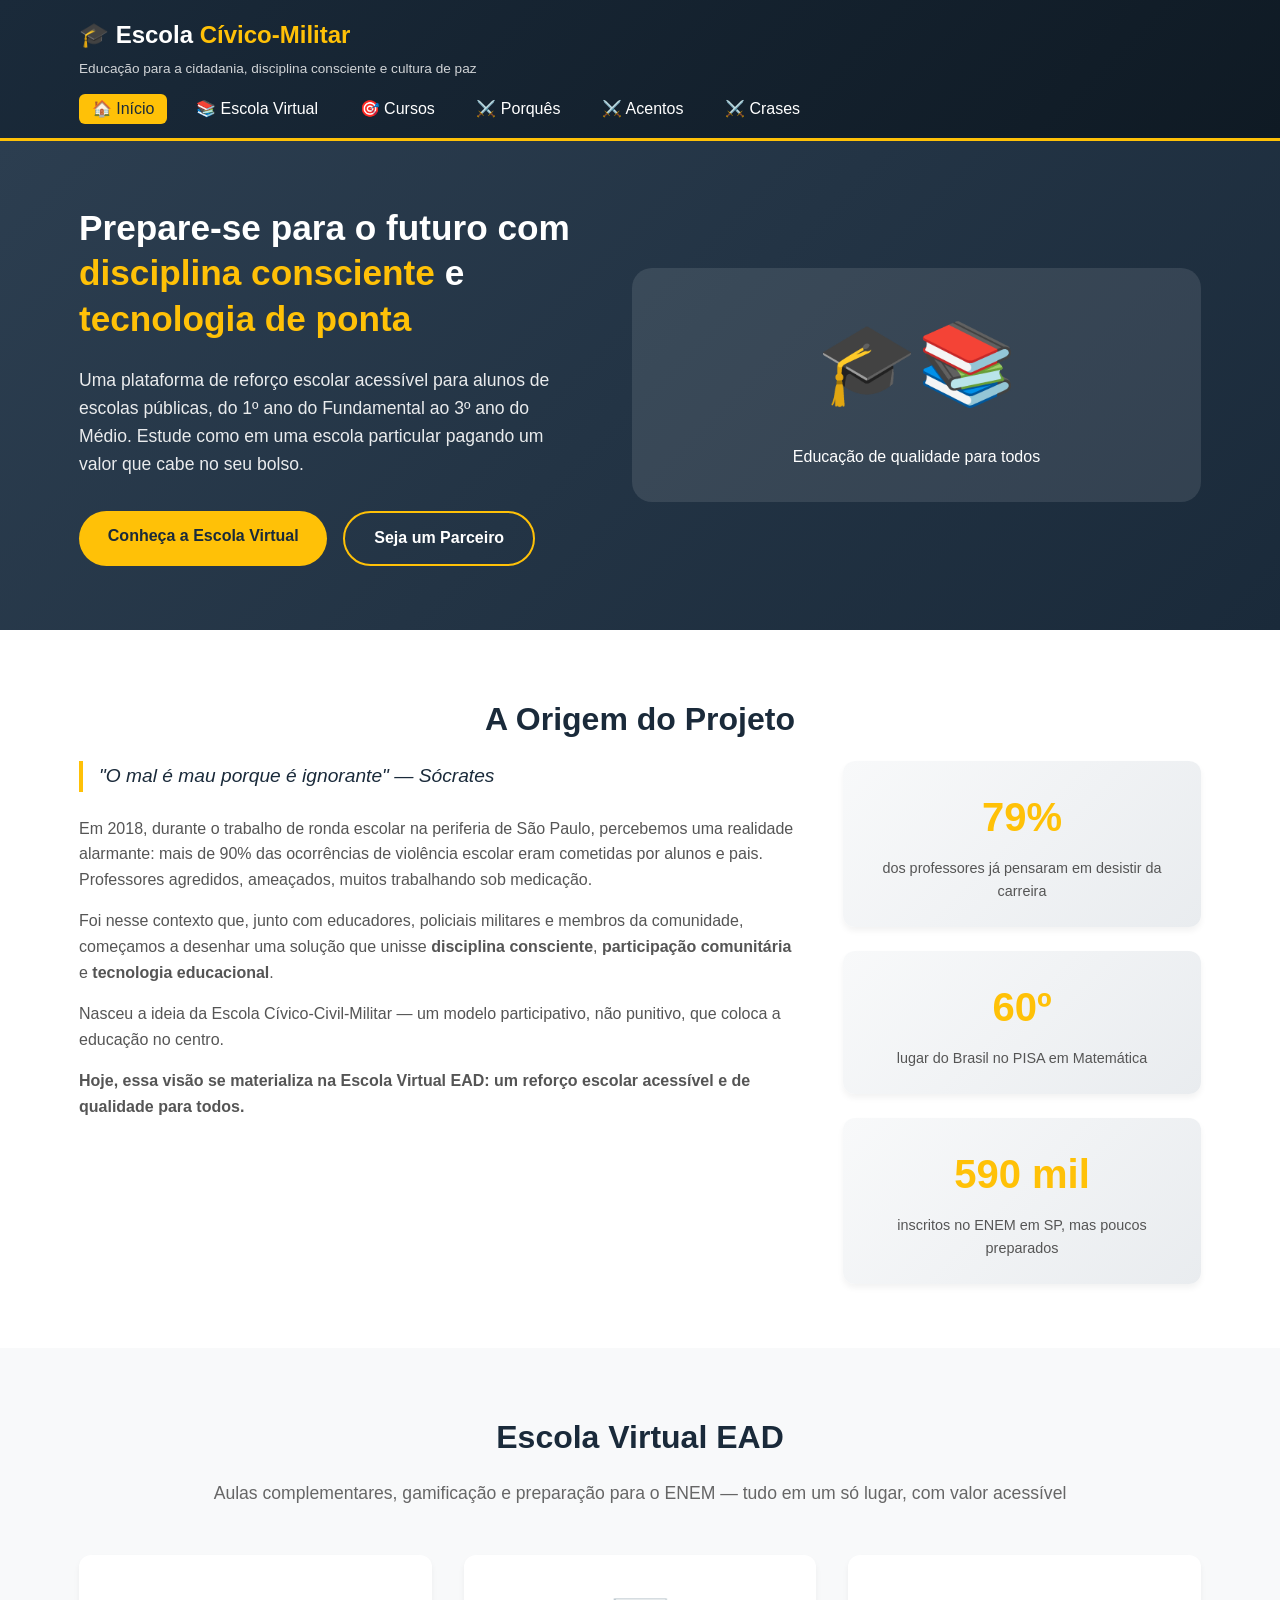
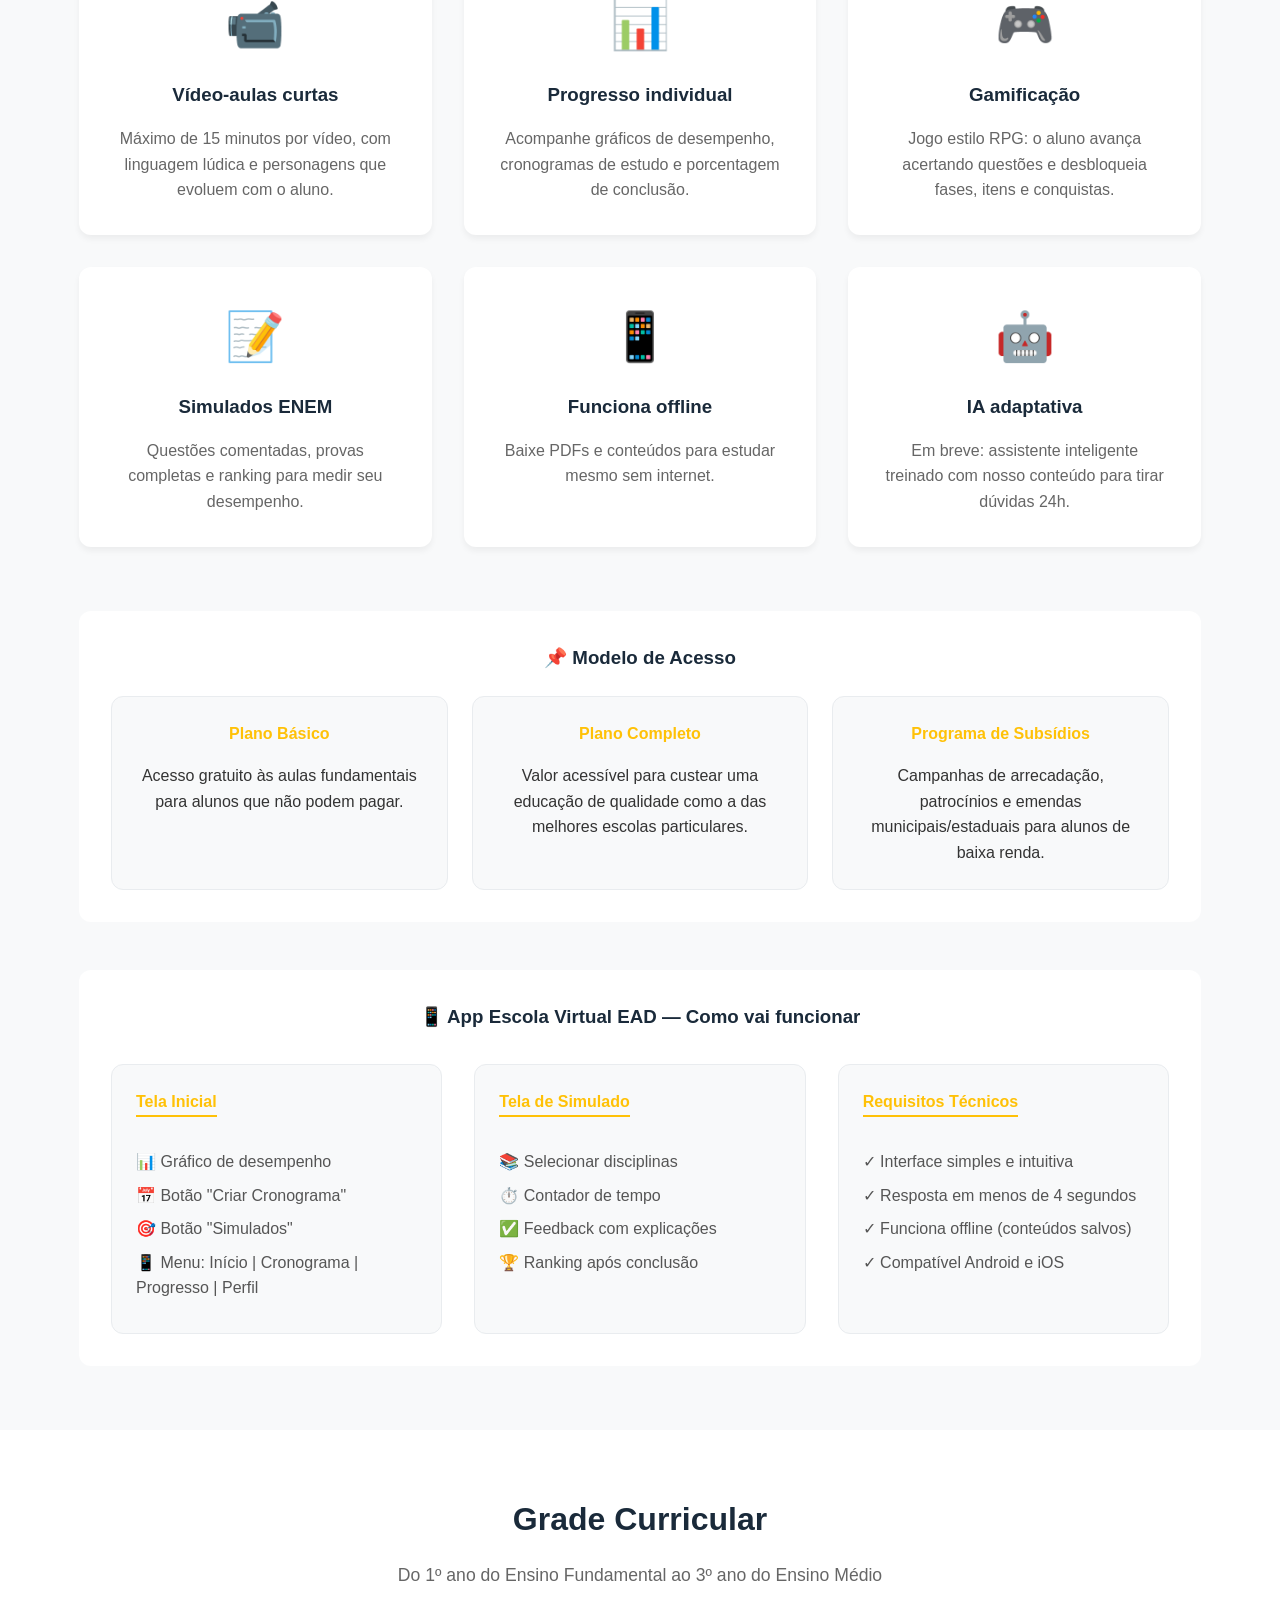
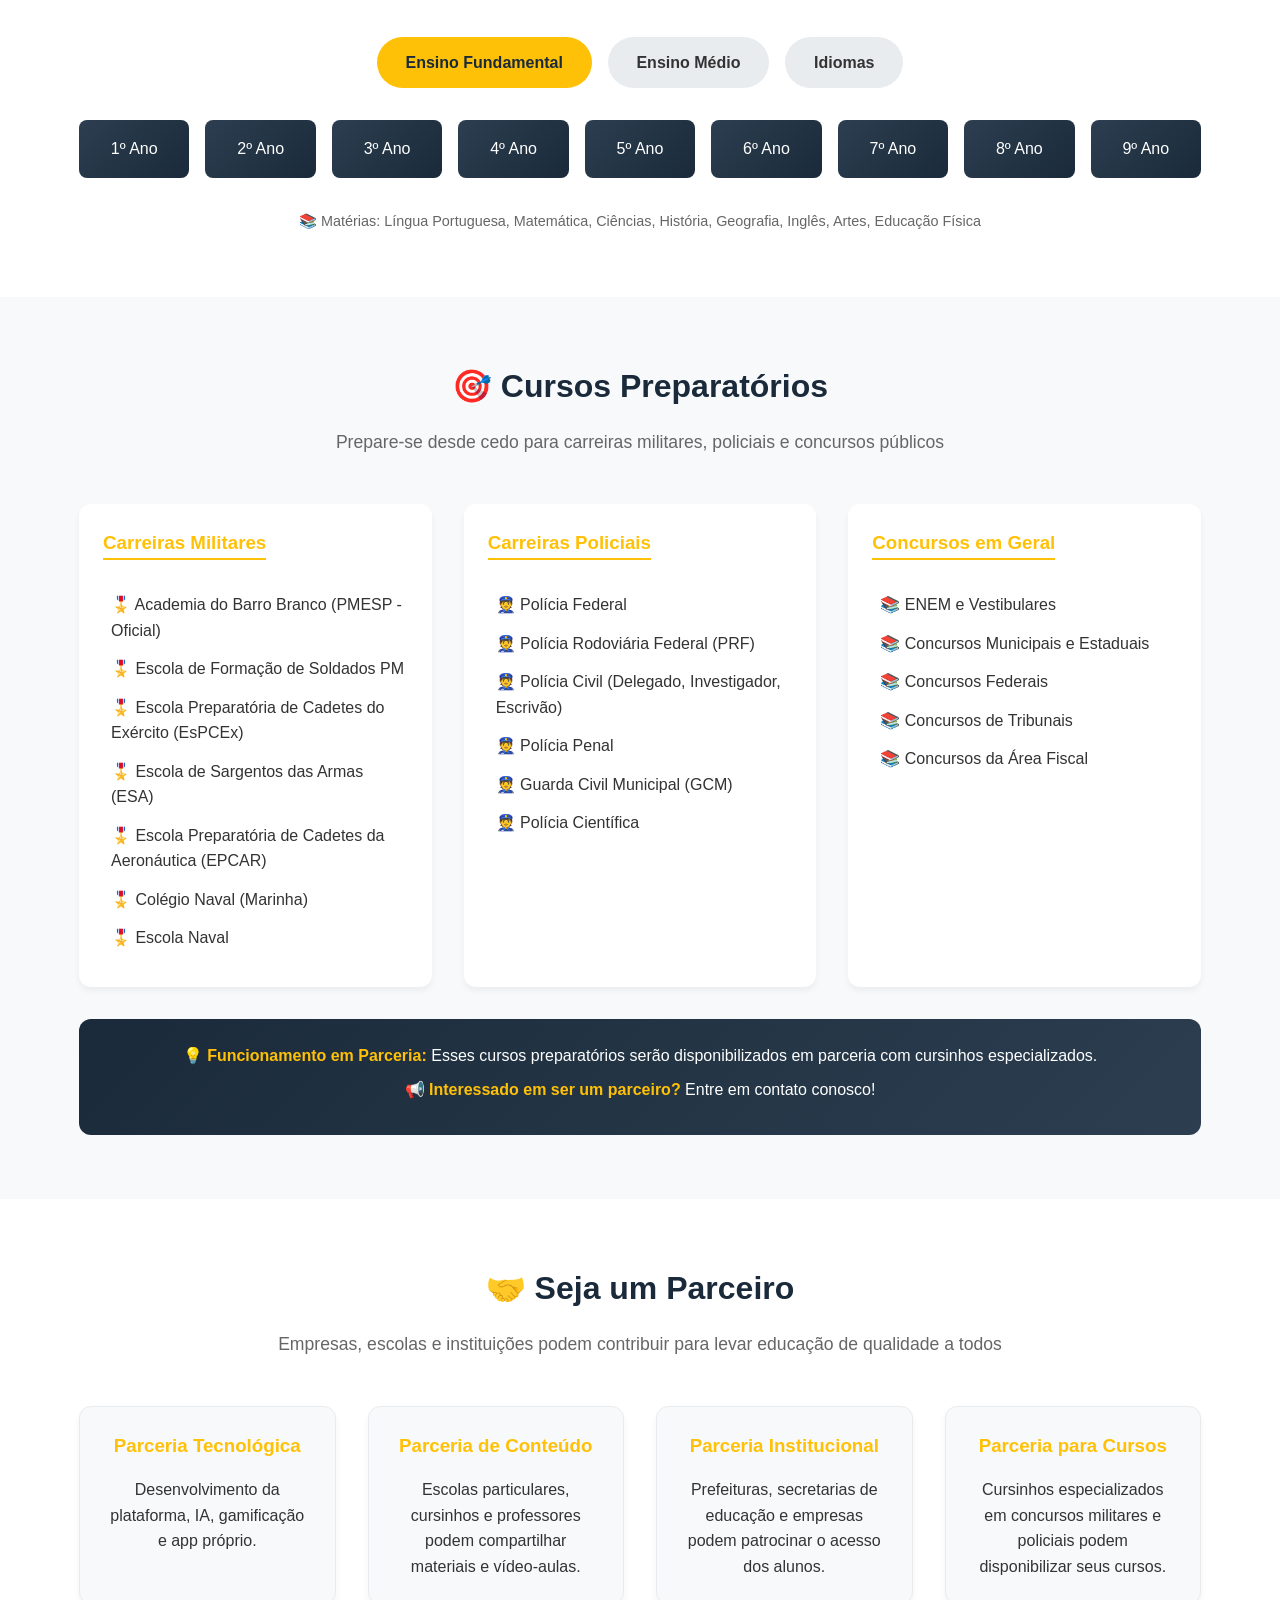
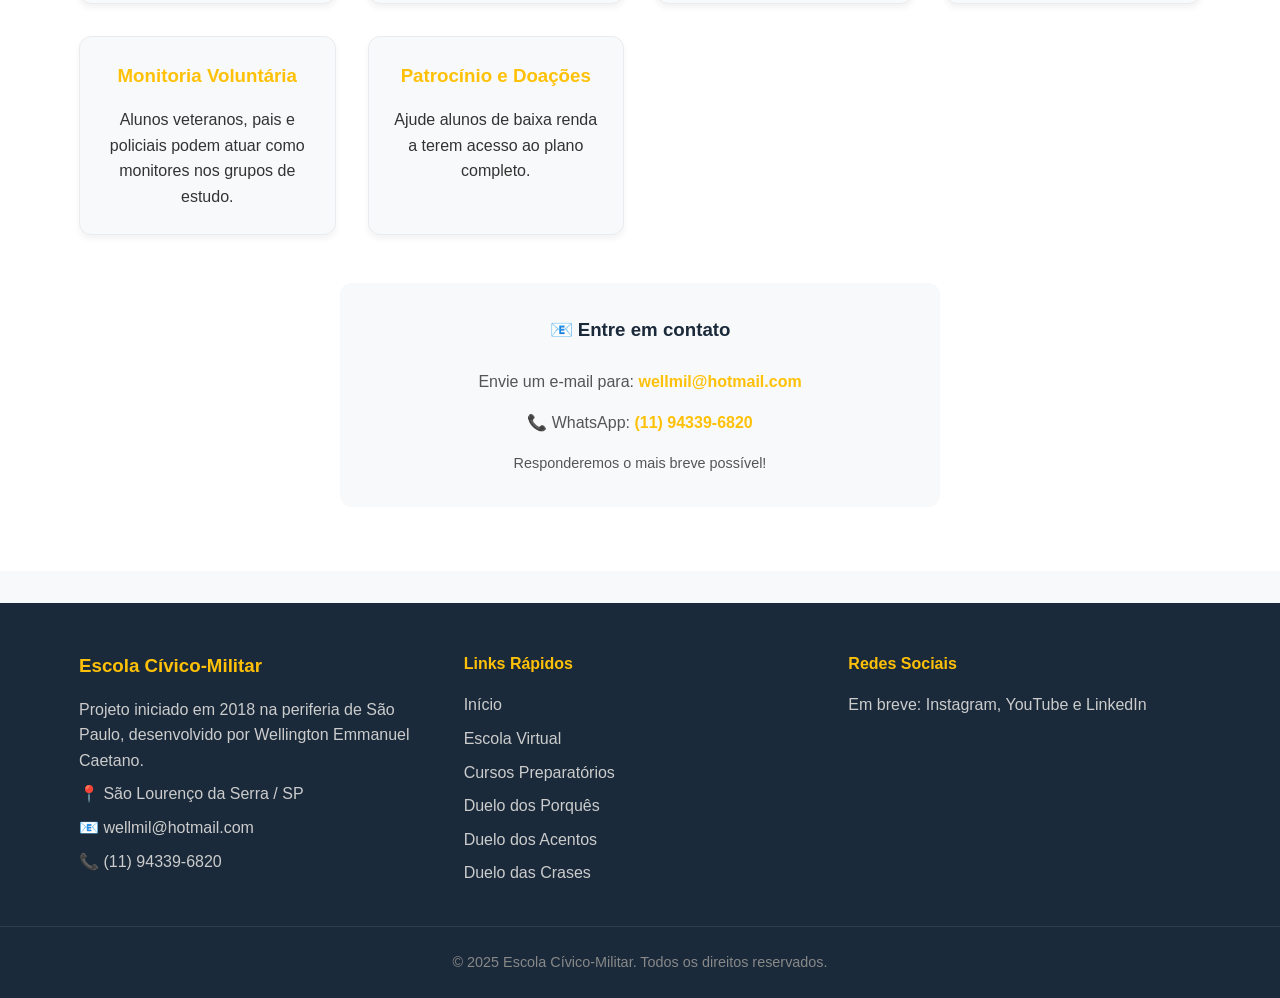
<file: index.html>
<!DOCTYPE html>
<html lang="pt-br">
<head>
    <meta charset="UTF-8">
    <meta name="viewport" content="width=device-width, initial-scale=1.0">
    <title>Escola Cívico-Militar | Educação para a cidadania</title>
    <link rel="stylesheet" href="css/style.css">
</head>
<body>

<!-- ==================== CABEÇALHO ==================== -->
<header>
    <div class="container header-container">
        <div class="logo">
            <h1>🎓 Escola <span>Cívico-Militar</span></h1>
            <p>Educação para a cidadania, disciplina consciente e cultura de paz</p>
        </div>
        <nav>
            <ul>
                <li><a href="index.html" class="active">🏠 Início</a></li>
                <li><a href="escola-virtual.html">📚 Escola Virtual</a></li>
                <li><a href="cursos.html">🎯 Cursos</a></li>
                <li><a href="duelo-porques.html">⚔️ Porquês</a></li>
                <li><a href="duelo-acentos.html">⚔️ Acentos</a></li>
                <li><a href="duelo-crases.html">⚔️ Crases</a></li>
            </ul>
        </nav>
    </div>
</header>

<!-- ==================== HERO (INÍCIO) ==================== -->
<section id="inicio" class="hero">
    <div class="container hero-container">
        <div class="hero-text">
            <h2>Prepare-se para o futuro com <span>disciplina consciente</span> e <span>tecnologia de ponta</span></h2>
            <p>Uma plataforma de reforço escolar acessível para alunos de escolas públicas, do 1º ano do Fundamental ao 3º ano do Médio. Estude como em uma escola particular pagando um valor que cabe no seu bolso.</p>
            <div class="hero-buttons">
                <a href="escola-virtual.html" class="btn btn-primary">Conheça a Escola Virtual</a>
                <a href="#contato" class="btn btn-secondary">Seja um Parceiro</a>
            </div>
        </div>
        <div class="hero-image">
            <div style="font-size: 5rem;">🎓📚</div>
            <p style="margin-top: 1rem;">Educação de qualidade para todos</p>
        </div>
    </div>
</section>

<!-- ==================== O PROJETO (ORIGEM) ==================== -->
<section id="projeto" class="projeto">
    <div class="container">
        <h2 class="section-title">A Origem do Projeto</h2>
        <div class="projeto-content">
            <div class="projeto-text">
                <p class="highlight">"O mal é mau porque é ignorante" — Sócrates</p>
                <p>Em 2018, durante o trabalho de ronda escolar na periferia de São Paulo, percebemos uma realidade alarmante: mais de 90% das ocorrências de violência escolar eram cometidas por alunos e pais. Professores agredidos, ameaçados, muitos trabalhando sob medicação.</p>
                <p>Foi nesse contexto que, junto com educadores, policiais militares e membros da comunidade, começamos a desenhar uma solução que unisse <strong>disciplina consciente</strong>, <strong>participação comunitária</strong> e <strong>tecnologia educacional</strong>.</p>
                <p>Nasceu a ideia da Escola Cívico-Civil-Militar — um modelo participativo, não punitivo, que coloca a educação no centro.</p>
                <p><strong>Hoje, essa visão se materializa na Escola Virtual EAD: um reforço escolar acessível e de qualidade para todos.</strong></p>
            </div>
            <div class="projeto-numbers">
                <div class="number-card">
                    <span class="number">79%</span>
                    <p>dos professores já pensaram em desistir da carreira</p>
                </div>
                <div class="number-card">
                    <span class="number">60º</span>
                    <p>lugar do Brasil no PISA em Matemática</p>
                </div>
                <div class="number-card">
                    <span class="number">590 mil</span>
                    <p>inscritos no ENEM em SP, mas poucos preparados</p>
                </div>
            </div>
        </div>
    </div>
</section>

<!-- ==================== ESCOLA VIRTUAL ==================== -->
<section id="escola-virtual" class="escola-virtual">
    <div class="container">
        <h2 class="section-title">Escola Virtual EAD</h2>
        <p class="section-subtitle">Aulas complementares, gamificação e preparação para o ENEM — tudo em um só lugar, com valor acessível</p>
        
        <div class="features-grid">
            <div class="feature-card">
                <div class="feature-icon">📹</div>
                <h3>Vídeo-aulas curtas</h3>
                <p>Máximo de 15 minutos por vídeo, com linguagem lúdica e personagens que evoluem com o aluno.</p>
            </div>
            <div class="feature-card">
                <div class="feature-icon">📊</div>
                <h3>Progresso individual</h3>
                <p>Acompanhe gráficos de desempenho, cronogramas de estudo e porcentagem de conclusão.</p>
            </div>
            <div class="feature-card">
                <div class="feature-icon">🎮</div>
                <h3>Gamificação</h3>
                <p>Jogo estilo RPG: o aluno avança acertando questões e desbloqueia fases, itens e conquistas.</p>
            </div>
            <div class="feature-card">
                <div class="feature-icon">📝</div>
                <h3>Simulados ENEM</h3>
                <p>Questões comentadas, provas completas e ranking para medir seu desempenho.</p>
            </div>
            <div class="feature-card">
                <div class="feature-icon">📱</div>
                <h3>Funciona offline</h3>
                <p>Baixe PDFs e conteúdos para estudar mesmo sem internet.</p>
            </div>
            <div class="feature-card">
                <div class="feature-icon">🤖</div>
                <h3>IA adaptativa</h3>
                <p>Em breve: assistente inteligente treinado com nosso conteúdo para tirar dúvidas 24h.</p>
            </div>
        </div>

        <!-- Modelo de acesso -->
        <div class="acesso-modelo">
            <h3>📌 Modelo de Acesso</h3>
            <div class="acesso-grid">
                <div class="acesso-card">
                    <h4>Plano Básico</h4>
                    <p>Acesso gratuito às aulas fundamentais para alunos que não podem pagar.</p>
                </div>
                <div class="acesso-card">
                    <h4>Plano Completo</h4>
                    <p>Valor acessível para custear uma educação de qualidade como a das melhores escolas particulares.</p>
                </div>
                <div class="acesso-card">
                    <h4>Programa de Subsídios</h4>
                    <p>Campanhas de arrecadação, patrocínios e emendas municipais/estaduais para alunos de baixa renda.</p>
                </div>
            </div>
        </div>

        <!-- Esboço do App -->
        <div class="app-mockup">
            <h3>📱 App Escola Virtual EAD — Como vai funcionar</h3>
            <div class="mockup-grid">
                <div class="mockup-card">
                    <h4>Tela Inicial</h4>
                    <ul>
                        <li>📊 Gráfico de desempenho</li>
                        <li>📅 Botão "Criar Cronograma"</li>
                        <li>🎯 Botão "Simulados"</li>
                        <li>📱 Menu: Início | Cronograma | Progresso | Perfil</li>
                    </ul>
                </div>
                <div class="mockup-card">
                    <h4>Tela de Simulado</h4>
                    <ul>
                        <li>📚 Selecionar disciplinas</li>
                        <li>⏱️ Contador de tempo</li>
                        <li>✅ Feedback com explicações</li>
                        <li>🏆 Ranking após conclusão</li>
                    </ul>
                </div>
                <div class="mockup-card">
                    <h4>Requisitos Técnicos</h4>
                    <ul>
                        <li>✓ Interface simples e intuitiva</li>
                        <li>✓ Resposta em menos de 4 segundos</li>
                        <li>✓ Funciona offline (conteúdos salvos)</li>
                        <li>✓ Compatível Android e iOS</li>
                    </ul>
                </div>
            </div>
        </div>
    </div>
</section>

<!-- ==================== GRADE CURRICULAR ==================== -->
<section id="grade" class="grade">
    <div class="container">
        <h2 class="section-title">Grade Curricular</h2>
        <p class="section-subtitle">Do 1º ano do Ensino Fundamental ao 3º ano do Ensino Médio</p>
        
        <div class="grade-tabs">
            <span class="tab tab-active">Ensino Fundamental</span>
            <span class="tab">Ensino Médio</span>
            <span class="tab">Idiomas</span>
        </div>
        
        <!-- Ensino Fundamental -->
        <div class="grade-content active">
            <div class="grade-grid">
                <a href="escola-virtual.html" class="serie-card">1º Ano</a>
                <a href="escola-virtual.html" class="serie-card">2º Ano</a>
                <a href="escola-virtual.html" class="serie-card">3º Ano</a>
                <a href="escola-virtual.html" class="serie-card">4º Ano</a>
                <a href="escola-virtual.html" class="serie-card">5º Ano</a>
                <a href="escola-virtual.html" class="serie-card">6º Ano</a>
                <a href="escola-virtual.html" class="serie-card">7º Ano</a>
                <a href="escola-virtual.html" class="serie-card">8º Ano</a>
                <a href="escola-virtual.html" class="serie-card">9º Ano</a>
            </div>
            <p class="grade-note">📚 Matérias: Língua Portuguesa, Matemática, Ciências, História, Geografia, Inglês, Artes, Educação Física</p>
        </div>
    </div>
</section>

<!-- ==================== CURSOS PREPARATÓRIOS ==================== -->
<section id="cursos" class="cursos-preparatorios">
    <div class="container">
        <h2 class="section-title">🎯 Cursos Preparatórios</h2>
        <p class="section-subtitle">Prepare-se desde cedo para carreiras militares, policiais e concursos públicos</p>
        
        <div class="cursos-grid">
            <div class="curso-categoria">
                <h3>Carreiras Militares</h3>
                <ul>
                    <li>🎖️ Academia do Barro Branco (PMESP - Oficial)</li>
                    <li>🎖️ Escola de Formação de Soldados PM</li>
                    <li>🎖️ Escola Preparatória de Cadetes do Exército (EsPCEx)</li>
                    <li>🎖️ Escola de Sargentos das Armas (ESA)</li>
                    <li>🎖️ Escola Preparatória de Cadetes da Aeronáutica (EPCAR)</li>
                    <li>🎖️ Colégio Naval (Marinha)</li>
                    <li>🎖️ Escola Naval</li>
                </ul>
            </div>
            
            <div class="curso-categoria">
                <h3>Carreiras Policiais</h3>
                <ul>
                    <li>👮 Polícia Federal</li>
                    <li>👮 Polícia Rodoviária Federal (PRF)</li>
                    <li>👮 Polícia Civil (Delegado, Investigador, Escrivão)</li>
                    <li>👮 Polícia Penal</li>
                    <li>👮 Guarda Civil Municipal (GCM)</li>
                    <li>👮 Polícia Científica</li>
                </ul>
            </div>
            
            <div class="curso-categoria">
                <h3>Concursos em Geral</h3>
                <ul>
                    <li>📚 ENEM e Vestibulares</li>
                    <li>📚 Concursos Municipais e Estaduais</li>
                    <li>📚 Concursos Federais</li>
                    <li>📚 Concursos de Tribunais</li>
                    <li>📚 Concursos da Área Fiscal</li>
                </ul>
            </div>
        </div>
        
        <div class="parceria-cursos">
            <p>💡 <strong>Funcionamento em Parceria:</strong> Esses cursos preparatórios serão disponibilizados em parceria com cursinhos especializados.</p>
            <p>📢 <strong>Interessado em ser um parceiro?</strong> Entre em contato conosco!</p>
        </div>
    </div>
</section>

<!-- ==================== PARCERIAS / CONTATO ==================== -->
<section id="contato" class="contato">
    <div class="container">
        <h2 class="section-title">🤝 Seja um Parceiro</h2>
        <p class="section-subtitle">Empresas, escolas e instituições podem contribuir para levar educação de qualidade a todos</p>
        
        <div class="parceiros-grid">
            <div class="parceiro-card">
                <h3>Parceria Tecnológica</h3>
                <p>Desenvolvimento da plataforma, IA, gamificação e app próprio.</p>
            </div>
            <div class="parceiro-card">
                <h3>Parceria de Conteúdo</h3>
                <p>Escolas particulares, cursinhos e professores podem compartilhar materiais e vídeo-aulas.</p>
            </div>
            <div class="parceiro-card">
                <h3>Parceria Institucional</h3>
                <p>Prefeituras, secretarias de educação e empresas podem patrocinar o acesso dos alunos.</p>
            </div>
            <div class="parceiro-card">
                <h3>Parceria para Cursos</h3>
                <p>Cursinhos especializados em concursos militares e policiais podem disponibilizar seus cursos.</p>
            </div>
            <div class="parceiro-card">
                <h3>Monitoria Voluntária</h3>
                <p>Alunos veteranos, pais e policiais podem atuar como monitores nos grupos de estudo.</p>
            </div>
            <div class="parceiro-card">
                <h3>Patrocínio e Doações</h3>
                <p>Ajude alunos de baixa renda a terem acesso ao plano completo.</p>
            </div>
        </div>
        
        <div class="contato-form">
            <h3>📧 Entre em contato</h3>
            <p>Envie um e-mail para: <strong>wellmil@hotmail.com</strong></p>
            <p>📞 WhatsApp: <strong>(11) 94339-6820</strong></p>
            <p style="margin-top: 1rem; font-size: 0.9rem;">Responderemos o mais breve possível!</p>
        </div>
    </div>
</section>

<!-- ==================== RODAPÉ ==================== -->
<footer>
    <div class="container footer-container">
        <div class="footer-info">
            <h3>Escola Cívico-Militar</h3>
            <p>Projeto iniciado em 2018 na periferia de São Paulo, desenvolvido por Wellington Emmanuel Caetano.</p>
            <p>📍 São Lourenço da Serra / SP</p>
            <p>📧 wellmil@hotmail.com</p>
            <p>📞 (11) 94339-6820</p>
        </div>
        <div class="footer-links">
            <h4>Links Rápidos</h4>
            <ul>
                <li><a href="index.html">Início</a></li>
                <li><a href="escola-virtual.html">Escola Virtual</a></li>
                <li><a href="cursos.html">Cursos Preparatórios</a></li>
                <li><a href="duelo-porques.html">Duelo dos Porquês</a></li>
                <li><a href="duelo-acentos.html">Duelo dos Acentos</a></li>
                <li><a href="duelo-crases.html">Duelo das Crases</a></li>
            </ul>
        </div>
        <div class="footer-social">
            <h4>Redes Sociais</h4>
            <p>Em breve: Instagram, YouTube e LinkedIn</p>
        </div>
    </div>
    <div class="footer-bottom">
        <p>&copy; 2025 Escola Cívico-Militar. Todos os direitos reservados.</p>
    </div>
</footer>

<script src="js/script.js"></script>
</body>
</html>
</file>
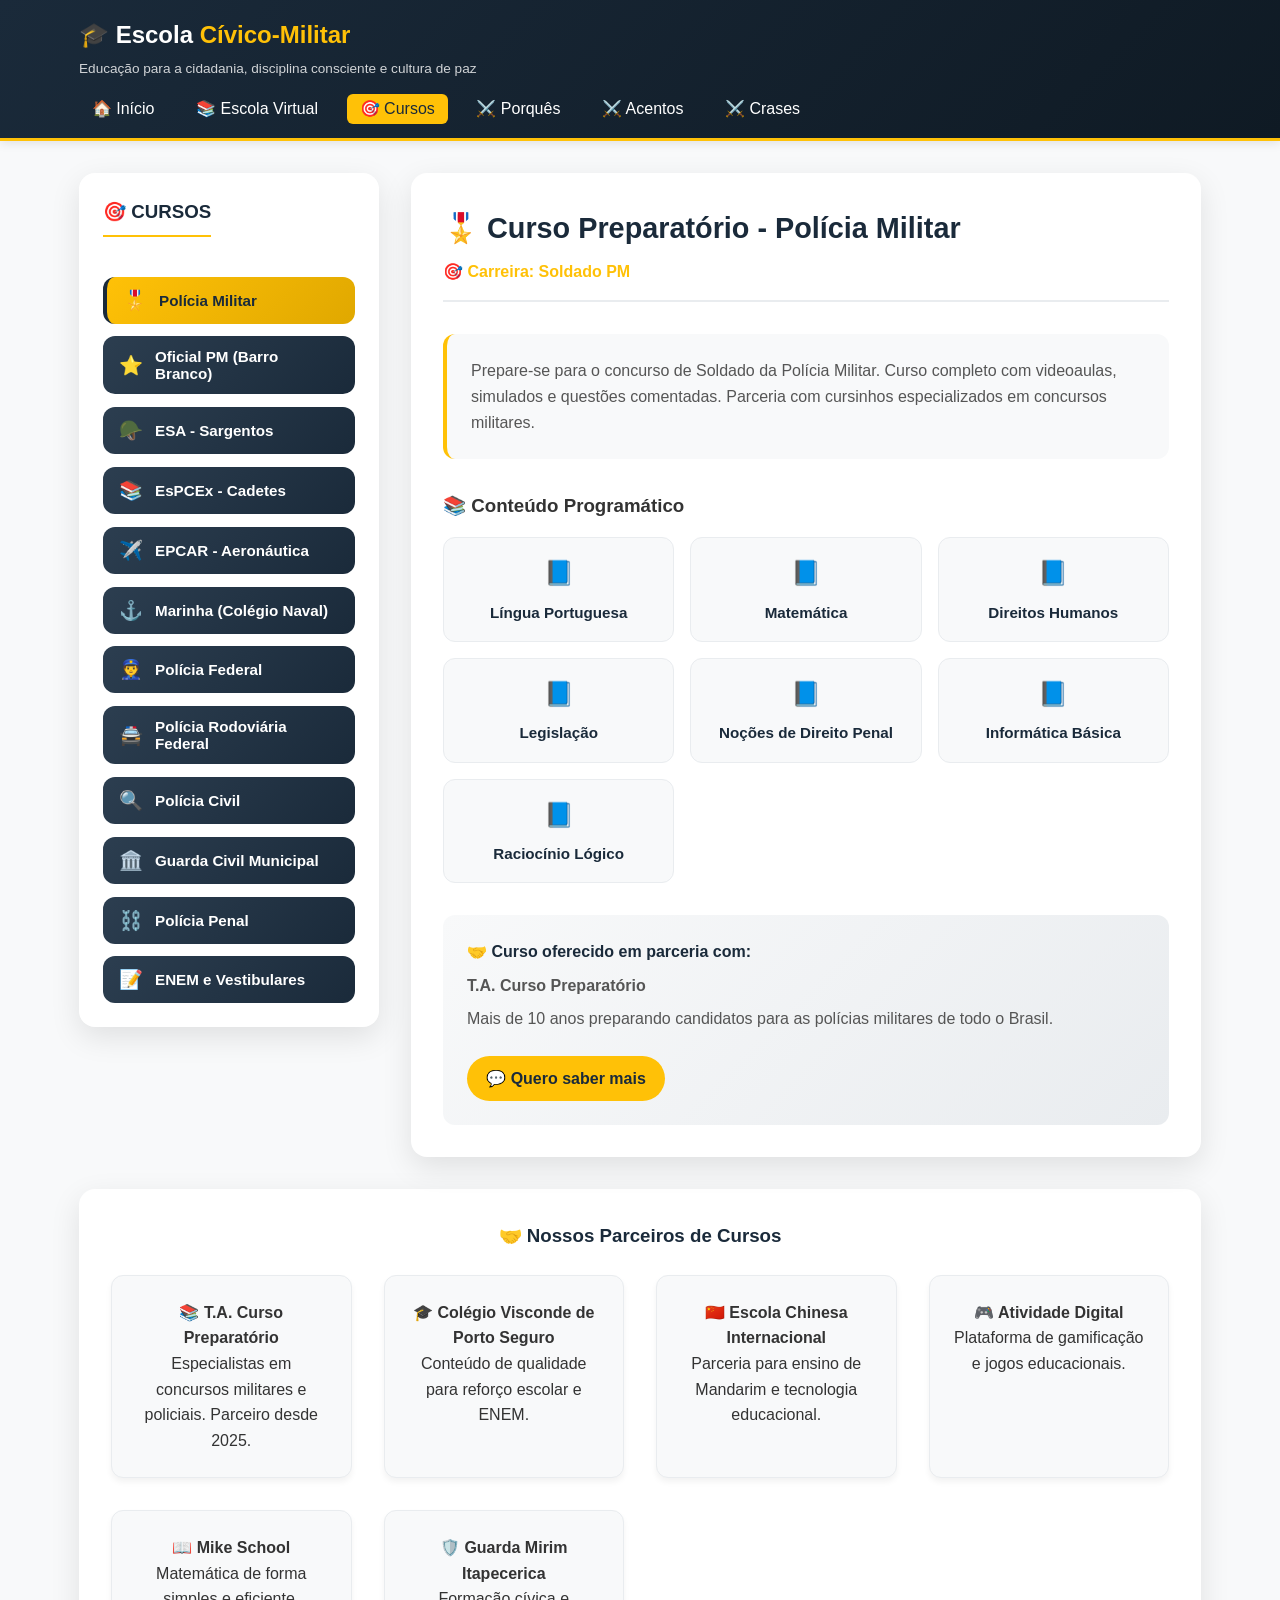
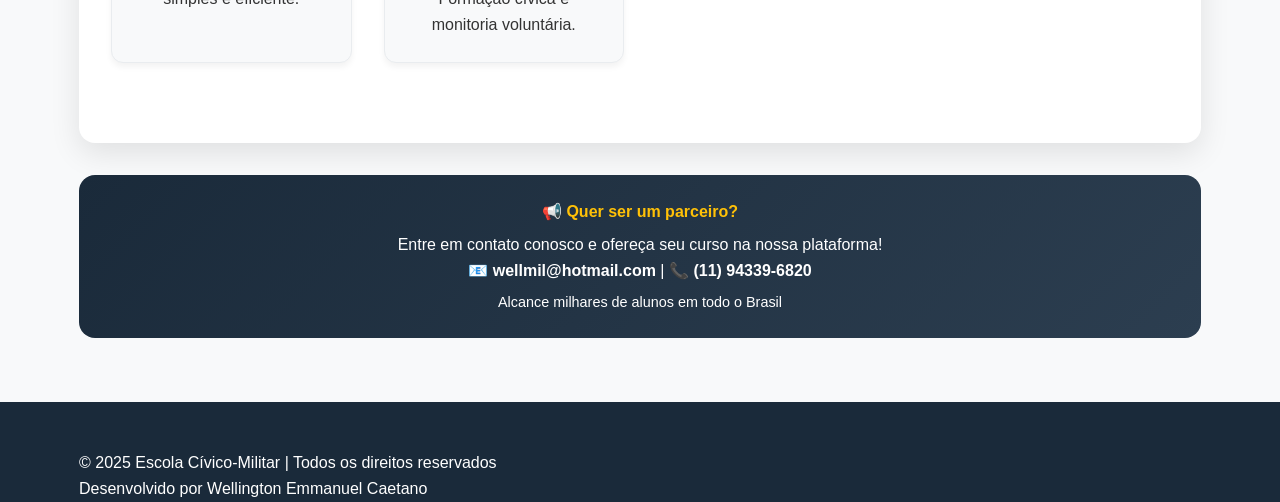
<file: cursos.html>
<!DOCTYPE html>
<html lang="pt-br">
<head>
    <meta charset="UTF-8">
    <meta name="viewport" content="width=device-width, initial-scale=1.0">
    <title>Cursos Preparatórios | Escola Cívico-Militar</title>
    <link rel="stylesheet" href="css/style.css">
</head>
<body>

<header>
    <div class="container header-container">
        <div class="logo">
            <h1>🎓 Escola <span>Cívico-Militar</span></h1>
            <p>Educação para a cidadania, disciplina consciente e cultura de paz</p>
        </div>
        <nav>
            <ul>
                <li><a href="index.html">🏠 Início</a></li>
                <li><a href="escola-virtual.html">📚 Escola Virtual</a></li>
                <li><a href="cursos.html" class="active">🎯 Cursos</a></li>
                <li><a href="duelo-porques.html">⚔️ Porquês</a></li>
                <li><a href="duelo-acentos.html">⚔️ Acentos</a></li>
                <li><a href="duelo-crases.html">⚔️ Crases</a></li>
            </ul>
        </nav>
    </div>
</header>

<div class="main-content">
    <div class="container">
        <div class="content-wrapper">
            <!-- SIDEBAR COM BOTÕES DOS CURSOS -->
            <aside class="sidebar">
                <h3>🎯 CURSOS</h3>
                <div class="cursos-buttons" id="cursos-buttons">
                    <button class="curso-btn active" data-curso="pm"><span class="emoji">🎖️</span> Polícia Militar</button>
                    <button class="curso-btn" data-curso="oficial-pm"><span class="emoji">⭐</span> Oficial PM (Barro Branco)</button>
                    <button class="curso-btn" data-curso="esa"><span class="emoji">🪖</span> ESA - Sargentos</button>
                    <button class="curso-btn" data-curso="especx"><span class="emoji">📚</span> EsPCEx - Cadetes</button>
                    <button class="curso-btn" data-curso="epcar"><span class="emoji">✈️</span> EPCAR - Aeronáutica</button>
                    <button class="curso-btn" data-curso="marinha"><span class="emoji">⚓</span> Marinha (Colégio Naval)</button>
                    <button class="curso-btn" data-curso="pf"><span class="emoji">👮</span> Polícia Federal</button>
                    <button class="curso-btn" data-curso="prf"><span class="emoji">🚔</span> Polícia Rodoviária Federal</button>
                    <button class="curso-btn" data-curso="pc"><span class="emoji">🔍</span> Polícia Civil</button>
                    <button class="curso-btn" data-curso="gcm"><span class="emoji">🏛️</span> Guarda Civil Municipal</button>
                    <button class="curso-btn" data-curso="penal"><span class="emoji">⛓️</span> Polícia Penal</button>
                    <button class="curso-btn" data-curso="enem"><span class="emoji">📝</span> ENEM e Vestibulares</button>
                </div>
            </aside>

            <!-- ÁREA DE CONTEÚDO -->
            <main class="content-area" id="content-area">
                <div id="dynamic-content">
                    <div class="curso-header">
                        <h2>🎖️ Curso Preparatório - Polícia Militar</h2>
                        <p>🎯 Carreira: Soldado PM</p>
                    </div>

                    <div class="curso-descricao">
                        <p>Prepare-se para o concurso de Soldado da Polícia Militar. Curso completo com videoaulas, simulados e questões comentadas. Parceria com cursinhos especializados em concursos militares.</p>
                    </div>

                    <h3 style="margin-bottom: 1rem;">📚 Conteúdo Programático</h3>
                    <div class="modulos-grid">
                        <div class="modulo-card" onclick="abrirModulo('Língua Portuguesa')">
                            <span class="modulo-icon">📘</span>
                            <h4>Língua Portuguesa</h4>
                        </div>
                        <div class="modulo-card" onclick="abrirModulo('Matemática')">
                            <span class="modulo-icon">📘</span>
                            <h4>Matemática</h4>
                        </div>
                        <div class="modulo-card" onclick="abrirModulo('Direitos Humanos')">
                            <span class="modulo-icon">📘</span>
                            <h4>Direitos Humanos</h4>
                        </div>
                        <div class="modulo-card" onclick="abrirModulo('Legislação')">
                            <span class="modulo-icon">📘</span>
                            <h4>Legislação</h4>
                        </div>
                        <div class="modulo-card" onclick="abrirModulo('Noções de Direito Penal')">
                            <span class="modulo-icon">📘</span>
                            <h4>Noções de Direito Penal</h4>
                        </div>
                        <div class="modulo-card" onclick="abrirModulo('Informática Básica')">
                            <span class="modulo-icon">📘</span>
                            <h4>Informática Básica</h4>
                        </div>
                        <div class="modulo-card" onclick="abrirModulo('Raciocínio Lógico')">
                            <span class="modulo-icon">📘</span>
                            <h4>Raciocínio Lógico</h4>
                        </div>
                    </div>

                    <div class="parceiro-info">
                        <h4>🤝 Curso oferecido em parceria com:</h4>
                        <p><strong>T.A. Curso Preparatório</strong></p>
                        <p>Mais de 10 anos preparando candidatos para as polícias militares de todo o Brasil.</p>
                        <a href="#contato" class="btn-parceiro" onclick="scrollToContato()">💬 Quero saber mais</a>
                    </div>
                </div>
            </main>
        </div>

        <!-- SEÇÃO DE PARCERIAS -->
        <div id="parcerias" class="parcerias-section">
            <h3>🤝 Nossos Parceiros de Cursos</h3>
            <div class="parceiros-grid">
                <div class="parceiro-card">
                    <h4>📚 T.A. Curso Preparatório</h4>
                    <p>Especialistas em concursos militares e policiais. Parceiro desde 2025.</p>
                </div>
                <div class="parceiro-card">
                    <h4>🎓 Colégio Visconde de Porto Seguro</h4>
                    <p>Conteúdo de qualidade para reforço escolar e ENEM.</p>
                </div>
                <div class="parceiro-card">
                    <h4>🇨🇳 Escola Chinesa Internacional</h4>
                    <p>Parceria para ensino de Mandarim e tecnologia educacional.</p>
                </div>
                <div class="parceiro-card">
                    <h4>🎮 Atividade Digital</h4>
                    <p>Plataforma de gamificação e jogos educacionais.</p>
                </div>
                <div class="parceiro-card">
                    <h4>📖 Mike School</h4>
                    <p>Matemática de forma simples e eficiente.</p>
                </div>
                <div class="parceiro-card">
                    <h4>🛡️ Guarda Mirim Itapecerica</h4>
                    <p>Formação cívica e monitoria voluntária.</p>
                </div>
            </div>
        </div>

        <!-- CONTATO RÁPIDO -->
        <div id="contato" class="contato-rapido">
            <h4>📢 Quer ser um parceiro?</h4>
            <p>Entre em contato conosco e ofereça seu curso na nossa plataforma!</p>
            <p><strong>📧 wellmil@hotmail.com</strong> | <strong>📞 (11) 94339-6820</strong></p>
            <p style="margin-top: 0.5rem; font-size: 0.9rem;">Alcance milhares de alunos em todo o Brasil</p>
        </div>
    </div>
</div>

<footer>
    <div class="container">
        <p>&copy; 2025 Escola Cívico-Militar | Todos os direitos reservados</p>
        <p>Desenvolvido por Wellington Emmanuel Caetano</p>
    </div>
</footer>

<!-- MODAL -->
<div id="modal" class="modal">
    <div class="modal-content">
        <h3>📖 Em breve!</h3>
        <p>Este módulo está sendo preparado em parceria com nossos especialistas. Em breve você terá acesso ao conteúdo completo!</p>
        <button class="close-modal" onclick="fecharModal()">Fechar</button>
    </div>
</div>

<script>
    // ==================== DADOS DOS CURSOS ====================
    const dadosCursos = {
        "pm": {
            nome: "🎖️ Curso Preparatório - Polícia Militar",
            carreira: "Soldado PM",
            descricao: "Prepare-se para o concurso de Soldado da Polícia Militar. Curso completo com videoaulas, simulados e questões comentadas. Parceria com cursinhos especializados em concursos militares.",
            modulos: ["Língua Portuguesa", "Matemática", "Direitos Humanos", "Legislação", "Noções de Direito Penal", "Informática Básica", "Raciocínio Lógico"],
            parceiro: "T.A. Curso Preparatório",
            parceiroDescricao: "Mais de 10 anos preparando candidatos para as polícias militares de todo o Brasil."
        },
        "oficial-pm": {
            nome: "⭐ Curso Preparatório - Oficial PM (Academia Barro Branco)",
            carreira: "Oficial da Polícia Militar",
            descricao: "Preparação intensiva para o concurso de ingresso na Academia do Barro Branco. Curso de alto nível para formar os futuros oficiais da PMESP.",
            modulos: ["Português Avançado", "Matemática Avançada", "Direito Constitucional", "Direito Penal Militar", "Gestão Pública", "Liderança e Ética", "Informática", "Atualidades"],
            parceiro: "T.A. Curso Preparatório + Parceiros Militares",
            parceiroDescricao: "Conteúdo desenvolvido com apoio de oficiais da reserva e especialistas."
        },
        "esa": {
            nome: "🪖 Curso Preparatório - ESA (Escola de Sargentos das Armas)",
            carreira: "Sargento do Exército",
            descricao: "Prepare-se para a prova da ESA e conquiste sua vaga como Sargento do Exército Brasileiro.",
            modulos: ["Português", "Matemática", "História", "Geografia", "Inglês", "Redação Militar"],
            parceiro: "Cursinho Preparatório ESA",
            parceiroDescricao: "Especialistas em concursos militares do Exército."
        },
        "especx": {
            nome: "📚 Curso Preparatório - EsPCEx",
            carreira: "Cadete do Exército",
            descricao: "Preparação completa para a EsPCEx, o caminho para se tornar oficial do Exército Brasileiro.",
            modulos: ["Português", "Matemática", "Física", "Química", "História", "Geografia", "Inglês", "Redação"],
            parceiro: "Cursinho EsPCEx",
            parceiroDescricao: "Mais de 500 aprovados nos últimos 5 anos."
        },
        "epcar": {
            nome: "✈️ Curso Preparatório - EPCAR",
            carreira: "Cadete da Aeronáutica",
            descricao: "Preparação para o concurso da EPCAR. Curso completo para quem sonha em servir na Força Aérea Brasileira.",
            modulos: ["Português", "Matemática", "Inglês", "Física", "Redação", "Atualidades Aeronáuticas"],
            parceiro: "Cursinho EPCAR",
            parceiroDescricao: "Especialistas em concursos da Aeronáutica."
        },
        "marinha": {
            nome: "⚓ Curso Preparatório - Marinha (Colégio Naval)",
            carreira: "Oficial da Marinha",
            descricao: "Prepare-se para o Colégio Naval e Escola Naval. Curso focado nas disciplinas cobradas.",
            modulos: ["Português", "Matemática", "Física", "Química", "História do Brasil", "Geografia", "Inglês", "Redação"],
            parceiro: "Cursinho Marinha",
            parceiroDescricao: "Parceria com especialistas em concursos navais."
        },
        "pf": {
            nome: "👮 Curso Preparatório - Polícia Federal",
            carreira: "Polícia Federal",
            descricao: "Preparação completa para os concursos da Polícia Federal. Conteúdo atualizado e simulados.",
            modulos: ["Português", "Raciocínio Lógico", "Direito Constitucional", "Direito Penal", "Legislação Especial", "Informática", "Atualidades"],
            parceiro: "Cursinho PF",
            parceiroDescricao: "Especialistas em concursos da área policial federal."
        },
        "prf": {
            nome: "🚔 Curso Preparatório - PRF",
            carreira: "Polícia Rodoviária Federal",
            descricao: "Preparação para o concurso da Polícia Rodoviária Federal. Curso completo.",
            modulos: ["Português", "Matemática", "Direito Administrativo", "Direito Constitucional", "Legislação de Trânsito", "Informática", "Atualidades"],
            parceiro: "Cursinho PRF",
            parceiroDescricao: "Aprovados em todo o Brasil."
        },
        "pc": {
            nome: "🔍 Curso Preparatório - Polícia Civil",
            carreira: "Polícia Civil",
            descricao: "Preparação para os concursos da Polícia Civil dos estados. Curso completo.",
            modulos: ["Português", "Raciocínio Lógico", "Direito Penal", "Direito Processual Penal", "Criminologia", "Informática", "Atualidades"],
            parceiro: "Cursinho Polícia Civil",
            parceiroDescricao: "Material direcionado para cada estado da federação."
        },
        "gcm": {
            nome: "🏛️ Curso Preparatório - Guarda Civil Municipal",
            carreira: "GCM",
            descricao: "Preparação para concursos de Guarda Civil Municipal em todo o Brasil.",
            modulos: ["Português", "Matemática", "Direitos Humanos", "Legislação Municipal", "Noções de Segurança Pública", "Informática"],
            parceiro: "Cursinho GCM",
            parceiroDescricao: "Parceria com especialistas em concursos municipais."
        },
        "penal": {
            nome: "⛓️ Curso Preparatório - Polícia Penal",
            carreira: "Policial Penal",
            descricao: "Preparação para os concursos da Polícia Penal (antiga Polícia Penitenciária).",
            modulos: ["Português", "Direito Penal", "Direito Processual Penal", "Lei de Execução Penal", "Direitos Humanos", "Informática"],
            parceiro: "Cursinho Polícia Penal",
            parceiroDescricao: "Especialistas em concursos do sistema prisional."
        },
        "enem": {
            nome: "📝 Curso Preparatório - ENEM e Vestibulares",
            carreira: "Ensino Superior",
            descricao: "Prepare-se para o ENEM e os principais vestibulares do país. Curso completo.",
            modulos: ["Linguagens", "Redação", "Matemática", "Ciências Humanas", "Ciências da Natureza", "Dicas e Macetes", "Simulados"],
            parceiro: "Rede de Parceiros Educacionais",
            parceiroDescricao: "Conteúdo desenvolvido em parceria com escolas e cursinhos de todo o Brasil."
        }
    };

    // ==================== FUNÇÕES ====================
    function renderizarConteudo(cursoId) {
        const contentDiv = document.getElementById('dynamic-content');
        const curso = dadosCursos[cursoId];

        if (!curso) {
            contentDiv.innerHTML = `<div class="loading">⚠️ Curso não encontrado.</div>`;
            return;
        }

        let modulosHTML = '';
        curso.modulos.forEach(modulo => {
            modulosHTML += `
                <div class="modulo-card" onclick="abrirModulo('${modulo}')">
                    <span class="modulo-icon">📘</span>
                    <h4>${modulo}</h4>
                </div>
            `;
        });

        const html = `
            <div class="curso-header">
                <h2>${curso.nome}</h2>
                <p>🎯 Carreira: ${curso.carreira}</p>
            </div>

            <div class="curso-descricao">
                <p>${curso.descricao}</p>
            </div>

            <h3 style="margin-bottom: 1rem;">📚 Conteúdo Programático</h3>
            <div class="modulos-grid">
                ${modulosHTML}
            </div>

            <div class="parceiro-info">
                <h4>🤝 Curso oferecido em parceria com:</h4>
                <p><strong>${curso.parceiro}</strong></p>
                <p>${curso.parceiroDescricao}</p>
                <a href="#contato" class="btn-parceiro" onclick="scrollToContato()">💬 Quero saber mais</a>
            </div>
        `;

        contentDiv.innerHTML = html;
    }

    function scrollToContato() {
        document.getElementById('contato').scrollIntoView({ behavior: 'smooth' });
    }

    function abrirModulo(modulo) {
        const modal = document.getElementById('modal');
        modal.style.display = 'flex';

        const modalContent = modal.querySelector('.modal-content');
        modalContent.innerHTML = `
            <h3>📖 ${modulo}</h3>
            <p>O módulo de <strong>${modulo}</strong> está sendo preparado em parceria com nossos especialistas. Em breve você terá acesso ao conteúdo completo!</p>
            <button class="close-modal" onclick="fecharModal()">Fechar</button>
        `;
    }

    function fecharModal() {
        const modal = document.getElementById('modal');
        modal.style.display = 'none';
    }

    window.onclick = function(event) {
        const modal = document.getElementById('modal');
        if (event.target == modal) {
            modal.style.display = 'none';
        }
    }

    function ativarBotao(cursoId) {
        document.querySelectorAll('.curso-btn').forEach(btn => {
            btn.classList.toggle('active', btn.dataset.curso === cursoId);
        });
    }

    document.querySelectorAll('.curso-btn').forEach(btn => {
        btn.addEventListener('click', function() {
            const cursoId = this.dataset.curso;
            renderizarConteudo(cursoId);
            ativarBotao(cursoId);
            document.getElementById('content-area').scrollIntoView({ behavior: 'smooth' });
        });
    });

    window.addEventListener('DOMContentLoaded', () => {
        renderizarConteudo('pm');
        ativarBotao('pm');
    });
</script>

</body>
</html>
</file>
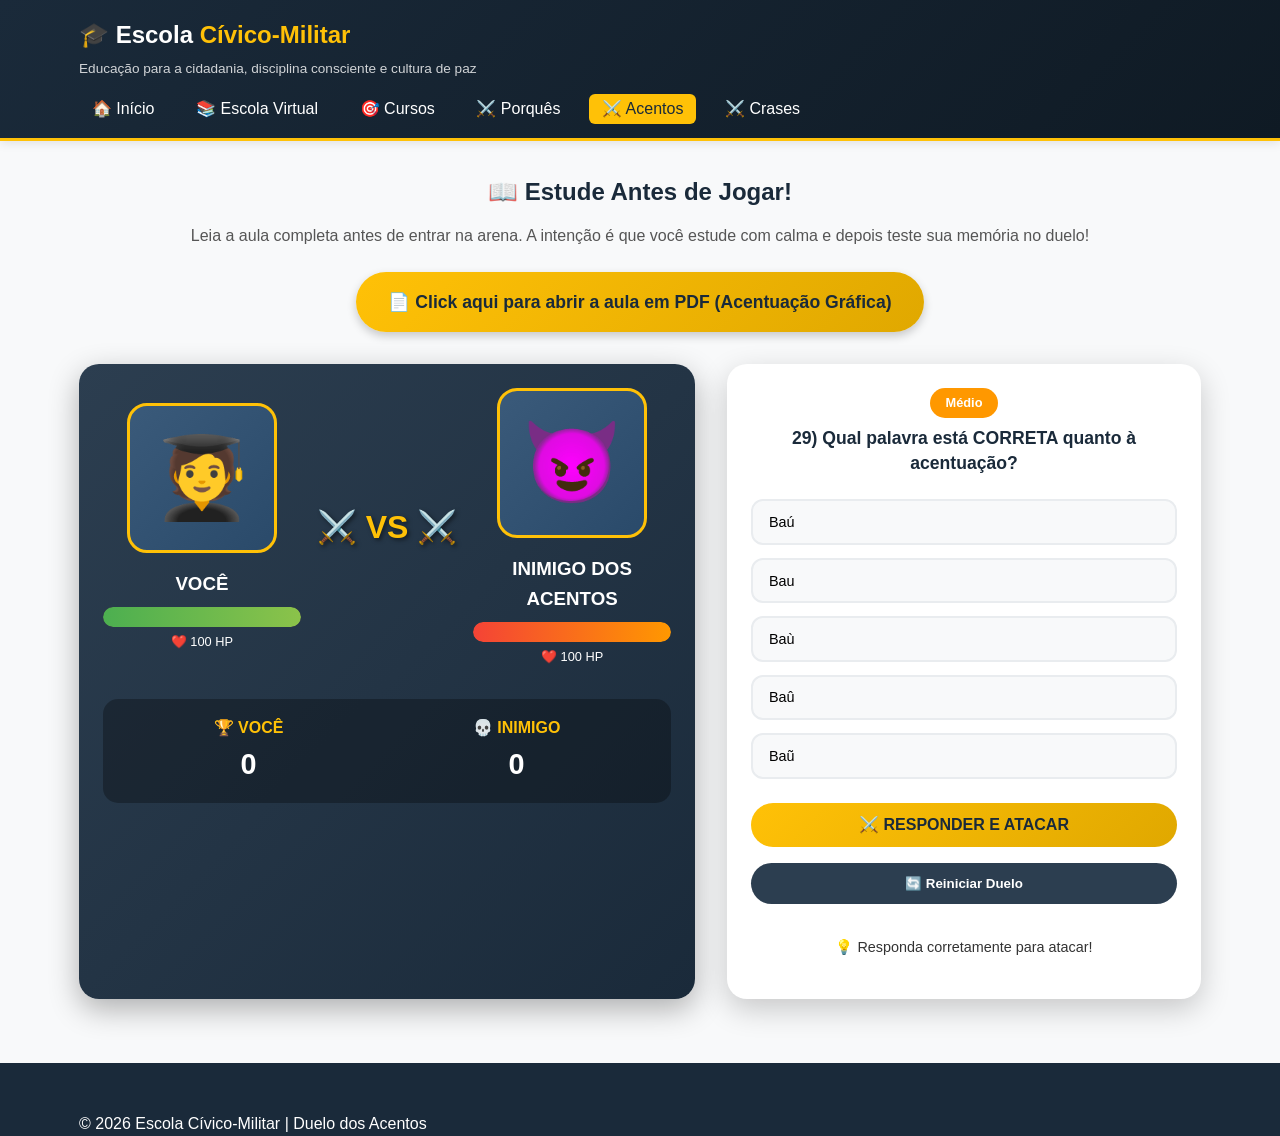
<file: duelo-acentos.html>
<!DOCTYPE html>
<html lang="pt-br">
<head>
    <meta charset="UTF-8">
    <meta name="viewport" content="width=device-width, initial-scale=1.0">
    <title>Duelo dos Acentos | Escola Cívico-Militar Virtual</title>
    <link rel="stylesheet" href="css/style.css">
    <link rel="stylesheet" href="css/jogo.css">
</head>
<body>
<header>
    <div class="container header-container">
        <div class="logo">
            <h1>🎓 Escola <span>Cívico-Militar</span></h1>
            <p>Educação para a cidadania, disciplina consciente e cultura de paz</p>
        </div>
        <nav>
            <ul>
                <li><a href="index.html">🏠 Início</a></li>
                <li><a href="escola-virtual.html">📚 Escola Virtual</a></li>
                <li><a href="cursos.html">🎯 Cursos</a></li>
                <li><a href="duelo-porques.html">⚔️ Porquês</a></li>
                <li><a href="duelo-acentos.html" class="active">⚔️ Acentos</a></li>
                <li><a href="duelo-crases.html">⚔️ Crases</a></li>
            </ul>
        </nav>
    </div>
</header>

<div class="main-content">
    <div class="container">

        <!-- BOTÃO PARA A AULA EM PDF -->
        <div class="aula-pdf-btn">
            <h2>📖 Estude Antes de Jogar!</h2>
            <p>Leia a aula completa antes de entrar na arena. 
                A intenção é que você estude com calma e depois teste sua memória no duelo!</p>
            <a href="pdfs/aula-acentos.pdf" target="_blank" class="btn-pdf">
                📄 Click aqui para abrir a aula em PDF (Acentuação Gráfica)
            </a>
        </div>

        <div class="game-container">
            <!-- ARENA DO DUELO -->
            <div class="arena">
                <div class="fighters">
                    <div class="fighter">
                        <div class="fighter-avatar" id="player-avatar"><span>🧑‍🎓</span></div>
                        <h3>VOCÊ</h3>
                        <div class="hp-bar-container">
                            <div class="hp-bar player" id="player-hp" style="width: 100%"></div>
                        </div>
                        <div class="hp-text" id="player-hp-text">❤️ 100 HP</div>
                    </div>
                    <div class="vs">⚔️ VS ⚔️</div>
                    <div class="fighter">
                        <div class="fighter-avatar" id="enemy-avatar"><span>😈</span></div>
                        <h3>INIMIGO DOS ACENTOS</h3>
                        <div class="hp-bar-container">
                            <div class="hp-bar enemy" id="enemy-hp" style="width: 100%"></div>
                        </div>
                        <div class="hp-text" id="enemy-hp-text">❤️ 100 HP</div>
                    </div>
                </div>
                <div class="score-board">
                    <div class="score"><span>🏆 VOCÊ</span><span id="player-score">0</span></div>
                    <div class="score"><span>💀 INIMIGO</span><span id="enemy-score">0</span></div>
                </div>
            </div>

            <!-- ÁREA DO QUIZ -->
            <div class="quiz-area">
                <div class="quiz-header">
                    <span class="nivel-badge" id="nivel-badge">Fácil</span>
                    <div class="pergunta" id="pergunta">Carregando...</div>
                </div>
                <div class="opcoes" id="opcoes"></div>
                <button class="btn-responder" id="btn-responder">⚔️ RESPONDER E ATACAR</button>
                <button class="btn-reiniciar" id="btn-reiniciar">🔄 Reiniciar Duelo</button>
                <div class="feedback" id="feedback">💡 Responda corretamente para atacar!</div>
            </div>
        </div>
    </div>
</div>

<footer>
    <div class="container">
        <p>&copy; 2026 Escola Cívico-Militar | Duelo dos Acentos</p>
    </div>
</footer>

<script src="js/acentos.js"></script>
</body>
</html>
</file>
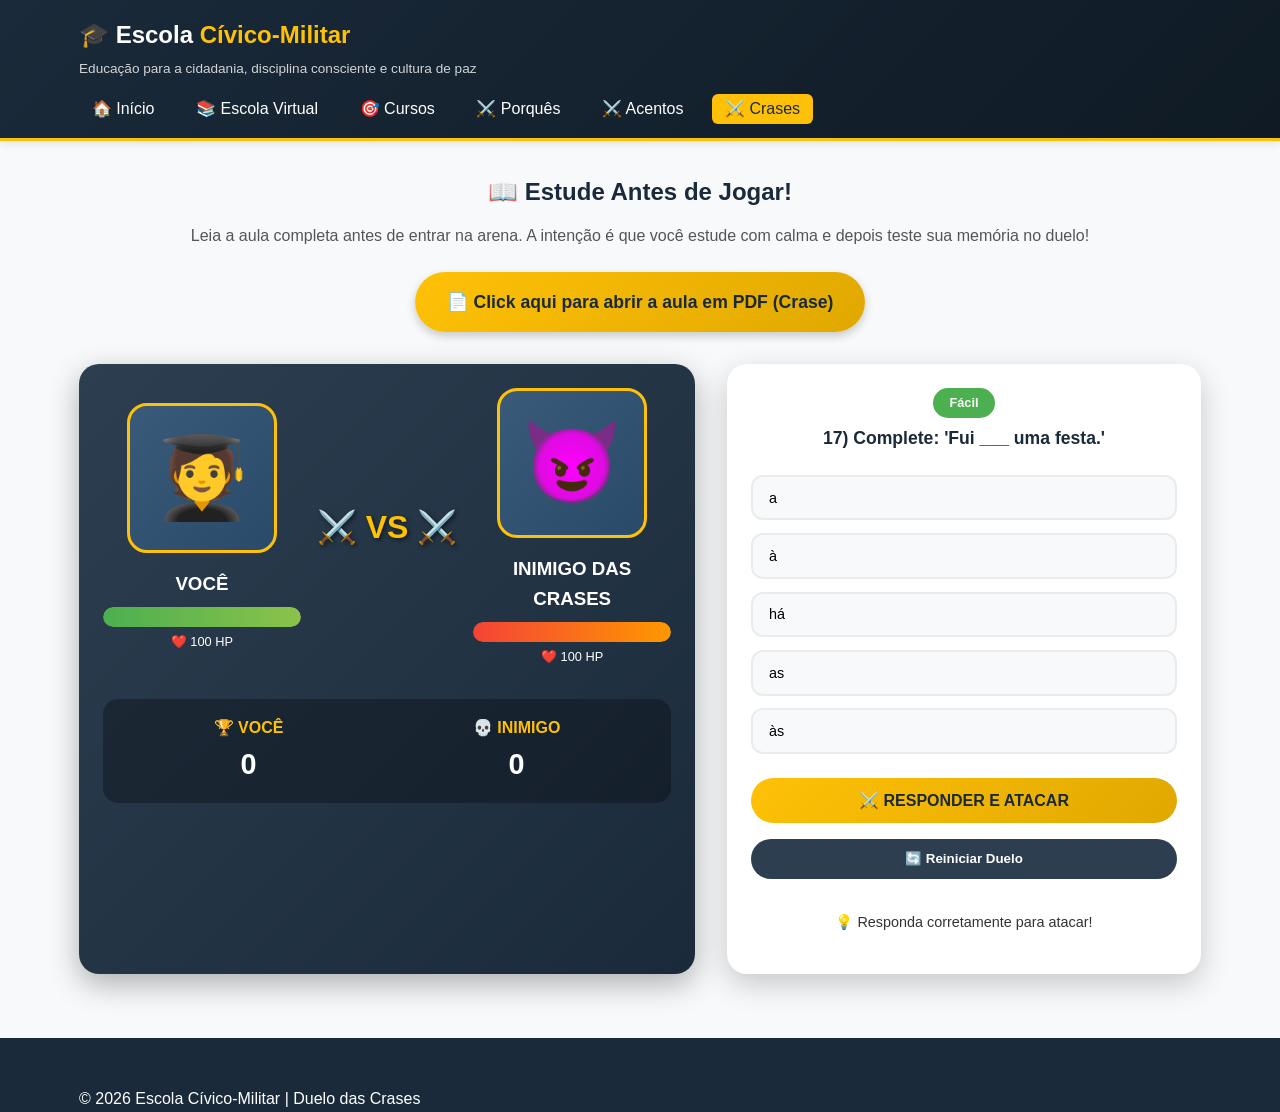
<file: duelo-crases.html>
<!DOCTYPE html>
<html lang="pt-br">
<head>
    <meta charset="UTF-8">
    <meta name="viewport" content="width=device-width, initial-scale=1.0">
    <title>Duelo das Crases | Escola Cívico-Militar Virtual</title>
    <link rel="stylesheet" href="css/style.css">
    <link rel="stylesheet" href="css/jogo.css">
</head>
<body>
<header>
    <div class="container header-container">
        <div class="logo">
            <h1>🎓 Escola <span>Cívico-Militar</span></h1>
            <p>Educação para a cidadania, disciplina consciente e cultura de paz</p>
        </div>
        <nav>
            <ul>
                <li><a href="index.html">🏠 Início</a></li>
                <li><a href="escola-virtual.html">📚 Escola Virtual</a></li>
                <li><a href="cursos.html">🎯 Cursos</a></li>
                <li><a href="duelo-porques.html">⚔️ Porquês</a></li>
                <li><a href="duelo-acentos.html">⚔️ Acentos</a></li>
                <li><a href="duelo-crases.html" class="active">⚔️ Crases</a></li>
            </ul>
        </nav>
    </div>
</header>

<div class="main-content">
    <div class="container">

        <!-- BOTÃO PARA A AULA EM PDF -->
        <div class="aula-pdf-btn">
           <h2>📖 Estude Antes de Jogar!</h2>
           <p>Leia a aula completa antes de entrar na arena. 
             A intenção é que você estude com calma e depois teste sua memória no duelo!</p>
           <a href="pdfs/aula-crases.pdf" target="_blank" class="btn-pdf">
           📄 Click aqui para abrir a aula em PDF (Crase)
           </a>
        </div>

        <div class="game-container">
            <!-- ARENA DO DUELO -->
            <div class="arena">
                <div class="fighters">
                    <div class="fighter">
                        <div class="fighter-avatar" id="player-avatar"><span>🧑‍🎓</span></div>
                        <h3>VOCÊ</h3>
                        <div class="hp-bar-container">
                            <div class="hp-bar player" id="player-hp" style="width: 100%"></div>
                        </div>
                        <div class="hp-text" id="player-hp-text">❤️ 100 HP</div>
                    </div>
                    <div class="vs">⚔️ VS ⚔️</div>
                    <div class="fighter">
                        <div class="fighter-avatar" id="enemy-avatar"><span>😈</span></div>
                        <h3>INIMIGO DAS CRASES</h3>
                        <div class="hp-bar-container">
                            <div class="hp-bar enemy" id="enemy-hp" style="width: 100%"></div>
                        </div>
                        <div class="hp-text" id="enemy-hp-text">❤️ 100 HP</div>
                    </div>
                </div>
                <div class="score-board">
                    <div class="score"><span>🏆 VOCÊ</span><span id="player-score">0</span></div>
                    <div class="score"><span>💀 INIMIGO</span><span id="enemy-score">0</span></div>
                </div>
            </div>

            <!-- ÁREA DO QUIZ -->
            <div class="quiz-area">
                <div class="quiz-header">
                    <span class="nivel-badge" id="nivel-badge">Fácil</span>
                    <div class="pergunta" id="pergunta">Carregando...</div>
                </div>
                <div class="opcoes" id="opcoes"></div>
                <button class="btn-responder" id="btn-responder">⚔️ RESPONDER E ATACAR</button>
                <button class="btn-reiniciar" id="btn-reiniciar">🔄 Reiniciar Duelo</button>
                <div class="feedback" id="feedback">💡 Responda corretamente para atacar!</div>
            </div>
        </div>
    </div>
</div>

<footer>
    <div class="container">
        <p>&copy; 2026 Escola Cívico-Militar | Duelo das Crases</p>
    </div>
</footer>

<script src="js/crases.js"></script>
</body>
</html>
</file>
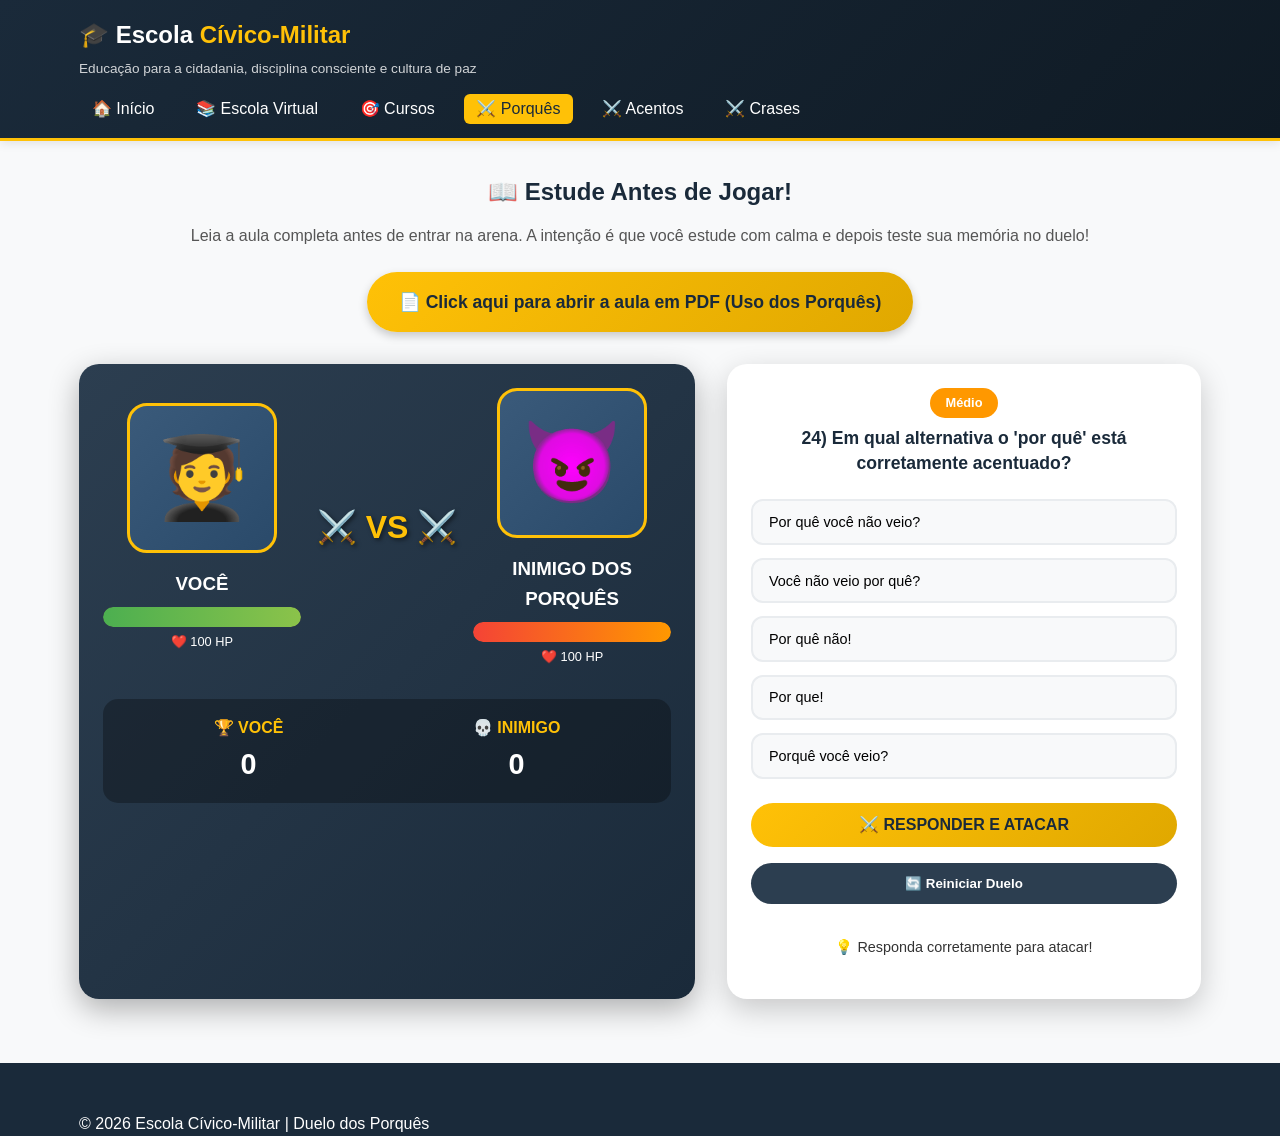
<file: duelo-porques.html>
<!DOCTYPE html>
<html lang="pt-br">
<head>
    <meta charset="UTF-8">
    <meta name="viewport" content="width=device-width, initial-scale=1.0">
    <title>Duelo dos Porquês | Escola Cívico-Militar Virtual</title>
    <link rel="stylesheet" href="css/style.css">
    <link rel="stylesheet" href="css/jogo.css">
</head>
<body>

<header>
    <div class="container header-container">
        <div class="logo">
            <h1>🎓 Escola <span>Cívico-Militar</span></h1>
            <p>Educação para a cidadania, disciplina consciente e cultura de paz</p>
        </div>
        <nav>
            <ul>
                <li><a href="index.html">🏠 Início</a></li>
                <li><a href="escola-virtual.html">📚 Escola Virtual</a></li>
                <li><a href="cursos.html">🎯 Cursos</a></li>
                <li><a href="duelo-porques.html" class="active">⚔️ Porquês</a></li>
                <li><a href="duelo-acentos.html">⚔️ Acentos</a></li>
                <li><a href="duelo-crases.html">⚔️ Crases</a></li>
            </ul>
        </nav>
    </div>
</header>

<div class="main-content">
    <div class="container">

        <!-- BOTÃO PARA A AULA EM PDF -->
        <div class="aula-pdf-btn">
            <h2>📖 Estude Antes de Jogar!</h2>
            <p>Leia a aula completa antes de entrar na arena. 
                  A intenção é que você estude com calma e depois teste sua memória no duelo!</p>
            <a href="pdfs/aula-porques.pdf" target="_blank" class="btn-pdf">
               📄 Click aqui para abrir a aula em PDF (Uso dos Porquês)
             </a>
        </div>

        <div class="game-container">
            <!-- ARENA DO DUELO -->
            <div class="arena">
                <div class="fighters">
                    <div class="fighter">
                        <div class="fighter-avatar" id="player-avatar"><span>🧑‍🎓</span></div>
                        <h3>VOCÊ</h3>
                        <div class="hp-bar-container">
                            <div class="hp-bar player" id="player-hp" style="width: 100%"></div>
                        </div>
                        <div class="hp-text" id="player-hp-text">❤️ 100 HP</div>
                    </div>
                    <div class="vs">⚔️ VS ⚔️</div>
                    <div class="fighter">
                        <div class="fighter-avatar" id="enemy-avatar"><span>😈</span></div>
                        <h3>INIMIGO DOS PORQUÊS</h3>
                        <div class="hp-bar-container">
                            <div class="hp-bar enemy" id="enemy-hp" style="width: 100%"></div>
                        </div>
                        <div class="hp-text" id="enemy-hp-text">❤️ 100 HP</div>
                    </div>
                </div>
                <div class="score-board">
                    <div class="score"><span>🏆 VOCÊ</span><span id="player-score">0</span></div>
                    <div class="score"><span>💀 INIMIGO</span><span id="enemy-score">0</span></div>
                </div>
            </div>

            <!-- ÁREA DO QUIZ -->
            <div class="quiz-area">
                <div class="quiz-header">
                    <span class="nivel-badge" id="nivel-badge">Fácil</span>
                    <div class="pergunta" id="pergunta">Carregando...</div>
                </div>
                <div class="opcoes" id="opcoes"></div>
                <button class="btn-responder" id="btn-responder">⚔️ RESPONDER E ATACAR</button>
                <button class="btn-reiniciar" id="btn-reiniciar">🔄 Reiniciar Duelo</button>
                <div class="feedback" id="feedback">💡 Responda corretamente para atacar!</div>
            </div>
        </div>
    </div>
</div>

<footer>
    <div class="container">
        <p>&copy; 2026 Escola Cívico-Militar | Duelo dos Porquês</p>

    </div>
</footer>

<script src="js/porques.js"></script>
</body>
</html>
</file>
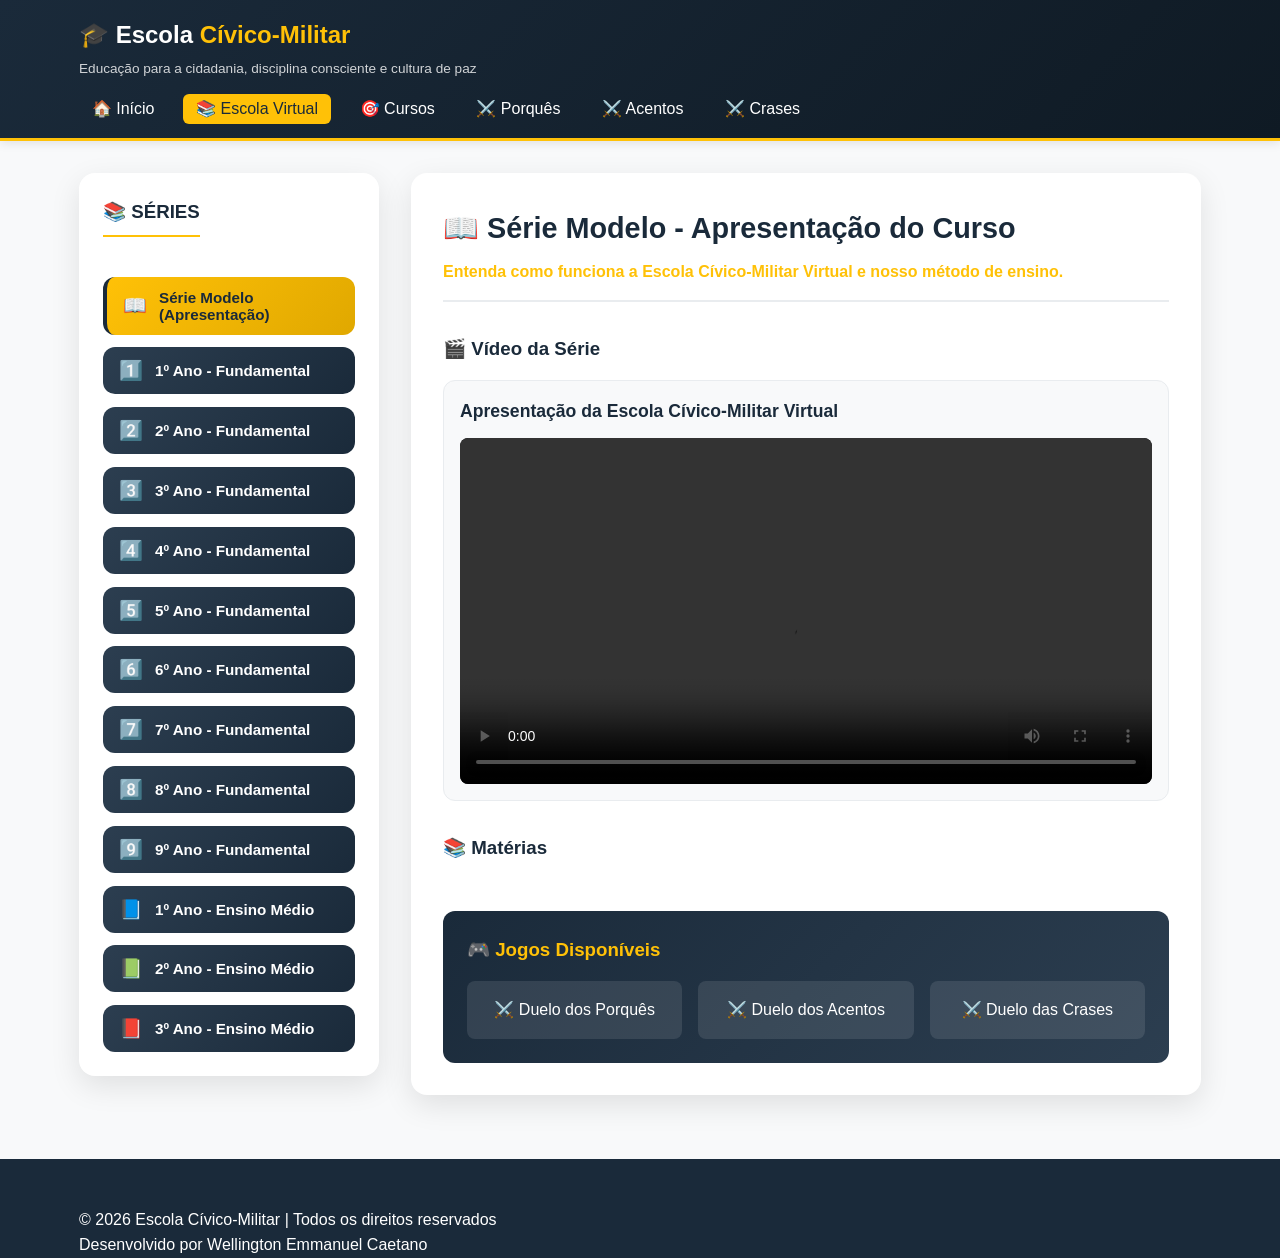
<file: escola-virtual.html>
<!DOCTYPE html>
<html lang="pt-br">
<head>
    <meta charset="UTF-8">
    <meta name="viewport" content="width=device-width, initial-scale=1.0">
    <title>Escola Virtual EAD | Escola Cívico-Militar</title>
    <link rel="stylesheet" href="css/style.css">
</head>
<body>

<header>
    <div class="container header-container">
        <div class="logo">
            <h1>🎓 Escola <span>Cívico-Militar</span></h1>
            <p>Educação para a cidadania, disciplina consciente e cultura de paz</p>
        </div>
        <nav>
            <ul>
                <li><a href="index.html">🏠 Início</a></li>
                <li><a href="escola-virtual.html" class="active">📚 Escola Virtual</a></li>
                <li><a href="cursos.html">🎯 Cursos</a></li>
                <li><a href="duelo-porques.html">⚔️ Porquês</a></li>
                <li><a href="duelo-acentos.html">⚔️ Acentos</a></li>
                <li><a href="duelo-crases.html">⚔️ Crases</a></li>
            </ul>
        </nav>
    </div>
</header>

<div class="main-content">
    <div class="container">
        <div class="content-wrapper">
            <!-- SIDEBAR COM AS SÉRIES -->
            <aside class="sidebar">
                <h3>📚 SÉRIES</h3>
                <div class="series-buttons" id="series-buttons">
                    <button class="serie-btn active" data-serie="modelo">
                        <span class="emoji">📖</span> Série Modelo (Apresentação)
                    </button>
                    <button class="serie-btn" data-serie="1ano-fundamental"><span class="emoji">1️⃣</span> 1º Ano - Fundamental</button>
                    <button class="serie-btn" data-serie="2ano-fundamental"><span class="emoji">2️⃣</span> 2º Ano - Fundamental</button>
                    <button class="serie-btn" data-serie="3ano-fundamental"><span class="emoji">3️⃣</span> 3º Ano - Fundamental</button>
                    <button class="serie-btn" data-serie="4ano-fundamental"><span class="emoji">4️⃣</span> 4º Ano - Fundamental</button>
                    <button class="serie-btn" data-serie="5ano-fundamental"><span class="emoji">5️⃣</span> 5º Ano - Fundamental</button>
                    <button class="serie-btn" data-serie="6ano-fundamental"><span class="emoji">6️⃣</span> 6º Ano - Fundamental</button>
                    <button class="serie-btn" data-serie="7ano-fundamental"><span class="emoji">7️⃣</span> 7º Ano - Fundamental</button>
                    <button class="serie-btn" data-serie="8ano-fundamental"><span class="emoji">8️⃣</span> 8º Ano - Fundamental</button>
                    <button class="serie-btn" data-serie="9ano-fundamental"><span class="emoji">9️⃣</span> 9º Ano - Fundamental</button>
                    <button class="serie-btn" data-serie="1ano-medio"><span class="emoji">📘</span> 1º Ano - Ensino Médio</button>
                    <button class="serie-btn" data-serie="2ano-medio"><span class="emoji">📗</span> 2º Ano - Ensino Médio</button>
                    <button class="serie-btn" data-serie="3ano-medio"><span class="emoji">📕</span> 3º Ano - Ensino Médio</button>
                </div>
            </aside>

            <main class="content-area" id="content-area">
                <div id="dynamic-content">
                    <div class="loading">🎓 Selecione uma série ao lado para começar!</div>
                </div>
            </main>
        </div>
    </div>
</div>

<footer>
    <div class="container">
        <p>&copy; 2026 Escola Cívico-Militar | Todos os direitos reservados</p>
        <p>Desenvolvido por Wellington Emmanuel Caetano</p>
    </div>
</footer>

<script src="js/script.js"></script>
</body>
</html>
</file>
<file: css/style.css>
/* ==================== RESET ==================== */
* {
    margin: 0;
    padding: 0;
    box-sizing: border-box;
}

body {
    font-family: 'Segoe UI', Tahoma, Geneva, Verdana, sans-serif;
    line-height: 1.6;
    color: #333;
    background-color: #f8f9fa;
}

.container {
    width: 90%;
    max-width: 1200px;
    margin: 0 auto;
    padding: 0 15px;
}

/* ==================== CABEÇALHO ==================== */
header {
    background: linear-gradient(135deg, #1a2a3a 0%, #0f1a24 100%);
    color: white;
    padding: 1rem 0;
    box-shadow: 0 2px 10px rgba(0,0,0,0.1);
    border-bottom: 3px solid #ffc107;
}

.header-container {
    display: flex;
    justify-content: space-between;
    align-items: center;
    flex-wrap: wrap;
    gap: 1rem;
}

.logo h1 {
    font-size: 1.5rem;
    margin-bottom: 0.25rem;
}

.logo h1 span {
    color: #ffc107;
}

.logo p {
    font-size: 0.85rem;
    opacity: 0.8;
}

nav ul {
    display: flex;
    list-style: none;
    gap: 1rem;
    flex-wrap: wrap;
}

nav a {
    color: white;
    text-decoration: none;
    font-weight: 500;
    transition: all 0.3s;
    padding: 0.4rem 0.8rem;
    border-radius: 6px;
}

nav a:hover, nav a.active {
    color: #1a2a3a;
    background: #ffc107;
}

/* ==================== HERO ==================== */
.hero {
    background: linear-gradient(135deg, #2c3e50 0%, #1a2a3a 100%);
    color: white;
    padding: 4rem 0;
}

.hero-container {
    display: flex;
    align-items: center;
    justify-content: space-between;
    gap: 3rem;
    flex-wrap: wrap;
}

.hero-text {
    flex: 1;
    min-width: 300px;
}

.hero-text h2 {
    font-size: 2.2rem;
    margin-bottom: 1.5rem;
    line-height: 1.3;
}

.hero-text h2 span {
    color: #ffc107;
}

.hero-text p {
    font-size: 1.1rem;
    margin-bottom: 2rem;
    opacity: 0.9;
}

.hero-buttons {
    display: flex;
    gap: 1rem;
    flex-wrap: wrap;
}

.btn {
    display: inline-block;
    padding: 0.8rem 1.8rem;
    border-radius: 50px;
    text-decoration: none;
    font-weight: 600;
    transition: all 0.3s;
}

.btn-primary {
    background-color: #ffc107;
    color: #1a2a3a;
}

.btn-primary:hover {
    background-color: #e0a800;
    transform: translateY(-2px);
}

.btn-secondary {
    background-color: transparent;
    color: white;
    border: 2px solid #ffc107;
}

.btn-secondary:hover {
    background-color: #ffc107;
    color: #1a2a3a;
    transform: translateY(-2px);
}

.hero-image {
    flex: 1;
    text-align: center;
    background: rgba(255,255,255,0.1);
    padding: 2rem;
    border-radius: 20px;
    min-width: 250px;
}

/* ==================== SEÇÕES COMUNS ==================== */
.section-title {
    font-size: 2rem;
    text-align: center;
    margin-bottom: 1rem;
    color: #1a2a3a;
}

.section-subtitle {
    text-align: center;
    color: #666;
    margin-bottom: 3rem;
    font-size: 1.1rem;
}

/* ==================== PROJETO ==================== */
.projeto {
    padding: 4rem 0;
    background-color: white;
}

.projeto-content {
    display: flex;
    gap: 3rem;
    flex-wrap: wrap;
}

.projeto-text {
    flex: 2;
    min-width: 300px;
}

.projeto-text .highlight {
    font-size: 1.2rem;
    font-style: italic;
    border-left: 4px solid #ffc107;
    padding-left: 1rem;
    margin-bottom: 1.5rem;
    color: #1a2a3a;
}

.projeto-text p {
    margin-bottom: 1rem;
    color: #555;
}

.projeto-numbers {
    flex: 1;
    display: flex;
    flex-direction: column;
    gap: 1.5rem;
    min-width: 250px;
}

.number-card {
    background: linear-gradient(135deg, #f8f9fa 0%, #e9ecef 100%);
    padding: 1.5rem;
    border-radius: 12px;
    text-align: center;
    box-shadow: 0 4px 6px rgba(0,0,0,0.05);
}

.number-card .number {
    font-size: 2.5rem;
    font-weight: bold;
    color: #ffc107;
    display: block;
    margin-bottom: 0.5rem;
}

.number-card p {
    font-size: 0.9rem;
    color: #555;
}

/* ==================== ESCOLA VIRTUAL (seção do index) ==================== */
.escola-virtual {
    padding: 4rem 0;
    background-color: #f8f9fa;
}

.features-grid {
    display: grid;
    grid-template-columns: repeat(auto-fit, minmax(280px, 1fr));
    gap: 2rem;
    margin-bottom: 4rem;
}

.feature-card {
    background: white;
    padding: 2rem;
    border-radius: 12px;
    text-align: center;
    box-shadow: 0 4px 6px rgba(0,0,0,0.05);
    transition: transform 0.3s;
}

.feature-card:hover {
    transform: translateY(-5px);
}

.feature-icon {
    font-size: 3rem;
    margin-bottom: 1rem;
}

.feature-card h3 {
    margin-bottom: 1rem;
    color: #1a2a3a;
}

.feature-card p {
    color: #666;
}

.acesso-modelo {
    background: white;
    padding: 2rem;
    border-radius: 12px;
    margin-bottom: 3rem;
}

.acesso-modelo h3 {
    text-align: center;
    margin-bottom: 1.5rem;
    color: #1a2a3a;
}

.acesso-grid {
    display: grid;
    grid-template-columns: repeat(auto-fit, minmax(240px, 1fr));
    gap: 1.5rem;
}

.acesso-card {
    background: #f8f9fa;
    padding: 1.5rem;
    border-radius: 12px;
    text-align: center;
    border: 1px solid #e9ecef;
}

.acesso-card h4 {
    color: #ffc107;
    margin-bottom: 1rem;
}

.app-mockup {
    background: white;
    padding: 2rem;
    border-radius: 12px;
    margin-top: 2rem;
}

.app-mockup h3 {
    text-align: center;
    margin-bottom: 2rem;
    color: #1a2a3a;
}

.mockup-grid {
    display: grid;
    grid-template-columns: repeat(auto-fit, minmax(260px, 1fr));
    gap: 2rem;
}

.mockup-card {
    background: #f8f9fa;
    padding: 1.5rem;
    border-radius: 12px;
    border: 1px solid #e9ecef;
}

.mockup-card h4 {
    color: #ffc107;
    margin-bottom: 1rem;
    border-bottom: 2px solid #ffc107;
    display: inline-block;
}

.mockup-card ul {
    list-style: none;
    margin-top: 1rem;
}

.mockup-card li {
    margin-bottom: 0.5rem;
    color: #555;
}

/* ==================== GRADE CURRICULAR ==================== */
.grade {
    padding: 4rem 0;
    background-color: white;
}

.grade-tabs {
    display: flex;
    justify-content: center;
    gap: 1rem;
    margin-bottom: 2rem;
    flex-wrap: wrap;
}

.tab {
    display: inline-block;
    padding: 0.8rem 1.8rem;
    background: #e9ecef;
    border: none;
    border-radius: 50px;
    font-weight: 600;
    text-decoration: none;
    color: #333;
    transition: all 0.3s;
    cursor: pointer;
}

.tab:hover {
    background: #dee2e6;
}

.tab-active {
    background: #ffc107;
    color: #1a2a3a;
}

.grade-content {
    display: block;
}

.grade-grid {
    display: grid;
    grid-template-columns: repeat(auto-fit, minmax(100px, 1fr));
    gap: 1rem;
    margin-bottom: 2rem;
}

.serie-card {
    background: linear-gradient(135deg, #2c3e50 0%, #1a2a3a 100%);
    color: white;
    padding: 1rem;
    text-align: center;
    border-radius: 8px;
    font-weight: 500;
    text-decoration: none;
    display: block;
    transition: transform 0.3s;
}

.serie-card:hover {
    transform: translateY(-3px);
    background: linear-gradient(135deg, #ffc107 0%, #e0a800 100%);
    color: #1a2a3a;
}

.grade-note {
    text-align: center;
    color: #666;
    font-size: 0.9rem;
    margin-top: 1rem;
}

/* ==================== CURSOS PREPARATÓRIOS (seção do index) ==================== */
.cursos-preparatorios {
    padding: 4rem 0;
    background-color: #f8f9fa;
}

.cursos-grid {
    display: grid;
    grid-template-columns: repeat(auto-fit, minmax(280px, 1fr));
    gap: 2rem;
    margin-bottom: 2rem;
}

.curso-categoria {
    background: white;
    padding: 1.5rem;
    border-radius: 12px;
    box-shadow: 0 4px 6px rgba(0,0,0,0.05);
}

.curso-categoria h3 {
    color: #ffc107;
    margin-bottom: 1rem;
    border-bottom: 2px solid #ffc107;
    display: inline-block;
}

.curso-categoria ul {
    list-style: none;
    margin-top: 1rem;
}

.curso-categoria li {
    margin-bottom: 0.8rem;
    padding-left: 0.5rem;
}

.parceria-cursos {
    background: linear-gradient(135deg, #1a2a3a 0%, #2c3e50 100%);
    color: white;
    padding: 1.5rem;
    border-radius: 12px;
    text-align: center;
}

.parceria-cursos p {
    margin-bottom: 0.5rem;
}

.parceria-cursos strong {
    color: #ffc107;
}

/* ==================== CONTATO / PARCERIAS (seção do index) ==================== */
.contato {
    padding: 4rem 0;
    background-color: white;
}

.parceiros-grid {
    display: grid;
    grid-template-columns: repeat(auto-fit, minmax(240px, 1fr));
    gap: 2rem;
    margin-bottom: 3rem;
}

.parceiro-card {
    background: #f8f9fa;
    padding: 1.5rem;
    border-radius: 12px;
    text-align: center;
    box-shadow: 0 4px 6px rgba(0,0,0,0.05);
    border: 1px solid #e9ecef;
}

.parceiro-card h3 {
    color: #ffc107;
    margin-bottom: 1rem;
}

.contato-form {
    max-width: 600px;
    margin: 0 auto;
    background: #f8f9fa;
    padding: 2rem;
    border-radius: 12px;
    text-align: center;
}

.contato-form h3 {
    margin-bottom: 1.5rem;
    color: #1a2a3a;
}

.contato-form p {
    margin-top: 1rem;
    color: #555;
}

.contato-form strong {
    color: #ffc107;
}

/* ==================== LAYOUT LATERAL (escola-virtual e cursos) ==================== */
.main-content {
    padding: 2rem 0;
}

.content-wrapper {
    display: flex;
    gap: 2rem;
    flex-wrap: wrap;
}

.sidebar {
    width: 300px;
    background: white;
    border-radius: 16px;
    padding: 1.5rem;
    box-shadow: 0 10px 30px rgba(0,0,0,0.1);
    align-self: flex-start;
    position: sticky;
    top: 100px;
}

.sidebar h3 {
    color: #1a2a3a;
    margin-bottom: 1rem;
    padding-bottom: 0.5rem;
    border-bottom: 2px solid #ffc107;
    display: inline-block;
}

/* Botões das séries */
.series-buttons,
.cursos-buttons {
    display: flex;
    flex-direction: column;
    gap: 0.8rem;
    margin-top: 1.5rem;
}

.serie-btn,
.curso-btn {
    background: linear-gradient(135deg, #2c3e50 0%, #1a2a3a 100%);
    color: white;
    border: none;
    padding: 12px 16px;
    border-radius: 12px;
    font-size: 0.95rem;
    font-weight: 600;
    cursor: pointer;
    transition: all 0.3s;
    text-align: left;
    display: flex;
    align-items: center;
    gap: 12px;
}

.serie-btn:hover,
.curso-btn:hover {
    background: linear-gradient(135deg, #ffc107 0%, #e0a800 100%);
    color: #1a2a3a;
    transform: translateX(5px);
}

.serie-btn.active,
.curso-btn.active {
    background: linear-gradient(135deg, #ffc107 0%, #e0a800 100%);
    color: #1a2a3a;
    border-left: 4px solid #1a2a3a;
}

.serie-btn .emoji,
.curso-btn .emoji {
    font-size: 1.2rem;
}

/* Área de conteúdo */
.content-area {
    flex: 1;
    background: white;
    border-radius: 16px;
    padding: 2rem;
    box-shadow: 0 10px 30px rgba(0,0,0,0.1);
    min-height: 500px;
    min-width: 300px;
}

.loading {
    text-align: center;
    padding: 3rem;
    color: #ffc107;
    font-size: 1.2rem;
    font-weight: 600;
}

/* Cabeçalho da série/curso */
.serie-header,
.curso-header {
    margin-bottom: 2rem;
    padding-bottom: 1rem;
    border-bottom: 2px solid #e9ecef;
}

.serie-header h2,
.curso-header h2 {
    color: #1a2a3a;
    font-size: 1.8rem;
}

.serie-header p,
.curso-header p {
    color: #ffc107;
    font-weight: 600;
    margin-top: 0.5rem;
}

.curso-descricao {
    background: #f8f9fa;
    padding: 1.5rem;
    border-radius: 12px;
    margin-bottom: 2rem;
    border-left: 4px solid #ffc107;
}

.curso-descricao p {
    color: #555;
    line-height: 1.6;
}

/* Grid de matérias */
.materias-grid {
    display: grid;
    grid-template-columns: repeat(auto-fill, minmax(180px, 1fr));
    gap: 1rem;
    margin-bottom: 2rem;
}

.materia-card {
    background: #f8f9fa;
    border: 1px solid #e9ecef;
    border-radius: 12px;
    padding: 1rem;
    text-align: center;
    transition: all 0.3s;
    cursor: pointer;
}

.materia-card:hover {
    background: #ffc107;
    transform: translateY(-3px);
}

.materia-icon {
    font-size: 1.5rem;
    display: block;
    margin-bottom: 0.5rem;
}

.materia-card h4 {
    color: #1a2a3a;
    font-size: 0.95rem;
}

/* Módulos (cursos.html) */
.modulos-grid {
    display: grid;
    grid-template-columns: repeat(auto-fill, minmax(220px, 1fr));
    gap: 1rem;
    margin-bottom: 2rem;
}

.modulo-card {
    background: #f8f9fa;
    border: 1px solid #e9ecef;
    border-radius: 12px;
    padding: 1rem;
    text-align: center;
    transition: all 0.3s;
    cursor: pointer;
}

.modulo-card:hover {
    background: #ffc107;
    transform: translateY(-3px);
}

.modulo-icon {
    font-size: 1.5rem;
    display: block;
    margin-bottom: 0.5rem;
}

.modulo-card h4 {
    color: #1a2a3a;
    font-size: 0.95rem;
}

/* Parceiro info (cursos.html) */
.parceiro-info {
    margin-top: 2rem;
    padding: 1.5rem;
    background: linear-gradient(135deg, #f8f9fa 0%, #e9ecef 100%);
    border-radius: 12px;
}

.parceiro-info h4 {
    color: #1a2a3a;
    margin-bottom: 0.5rem;
}

.parceiro-info p {
    color: #555;
    margin-bottom: 0.5rem;
}

.btn-parceiro {
    display: inline-block;
    margin-top: 1rem;
    padding: 0.6rem 1.2rem;
    background: #ffc107;
    color: #1a2a3a;
    text-decoration: none;
    border-radius: 50px;
    font-weight: 600;
    transition: background 0.3s;
}

.btn-parceiro:hover {
    background: #e0a800;
}

/* ==================== VÍDEOS ==================== */
.video-item {
    background: #f8f9fa;
    padding: 1rem;
    border-radius: 12px;
    border: 1px solid #e9ecef;
    margin-bottom: 2rem;
}

.video-item h4 {
    color: #1a2a3a;
    margin-bottom: 0.8rem;
    font-size: 1.1rem;
}

.video-container {
    position: relative;
    width: 100%;
    border-radius: 8px;
    overflow: hidden;
    background: #000;
}

.video-container video {
    width: 100%;
    height: auto;
    display: block;
    border-radius: 8px;
}

/* ==================== JOGOS ==================== */
.jogos-section {
    margin-top: 2rem;
    padding: 1.5rem;
    background: linear-gradient(135deg, #1a2a3a 0%, #2c3e50 100%);
    border-radius: 12px;
    color: white;
}

.jogos-section h3 {
    color: #ffc107;
    margin-bottom: 1rem;
}

.jogos-grid {
    display: grid;
    grid-template-columns: repeat(auto-fit, minmax(200px, 1fr));
    gap: 1rem;
}

.jogo-card {
    background: rgba(255,255,255,0.1);
    padding: 1rem;
    border-radius: 8px;
    text-align: center;
    text-decoration: none;
    color: white;
    transition: all 0.3s;
}

.jogo-card:hover {
    background: #ffc107;
    color: #1a2a3a;
    transform: translateY(-3px);
}

/* ==================== SEÇÃO DE PARCERIAS (cursos.html) ==================== */
.parcerias-section {
    margin-top: 2rem;
    background: white;
    border-radius: 16px;
    padding: 2rem;
    box-shadow: 0 10px 30px rgba(0,0,0,0.1);
}

.parcerias-section h3 {
    color: #1a2a3a;
    margin-bottom: 1.5rem;
    text-align: center;
}

.contato-rapido {
    margin-top: 2rem;
    background: linear-gradient(135deg, #1a2a3a 0%, #2c3e50 100%);
    border-radius: 16px;
    padding: 1.5rem;
    text-align: center;
    color: white;
}

.contato-rapido h4 {
    color: #ffc107;
    margin-bottom: 0.5rem;
}

/* ==================== MODAL ==================== */
.modal {
    display: none;
    position: fixed;
    top: 0;
    left: 0;
    width: 100%;
    height: 100%;
    background: rgba(0,0,0,0.8);
    z-index: 2000;
    justify-content: center;
    align-items: center;
}

.modal-content {
    background: white;
    border-radius: 20px;
    padding: 2rem;
    max-width: 500px;
    width: 90%;
    text-align: center;
}

.modal-content h3 {
    color: #1a2a3a;
    margin-bottom: 1rem;
}

.modal-content p {
    margin-bottom: 1.5rem;
    color: #666;
}

.close-modal {
    background: #ffc107;
    border: none;
    padding: 0.8rem 1.5rem;
    border-radius: 50px;
    font-weight: 600;
    cursor: pointer;
    font-size: 1rem;
}

.close-modal:hover {
    background: #e0a800;
}

/* ==================== RODAPÉ ==================== */
footer {
    background: #1a2a3a;
    color: white;
    padding-top: 3rem;
    margin-top: 2rem;
}

.footer-container {
    display: grid;
    grid-template-columns: repeat(auto-fit, minmax(240px, 1fr));
    gap: 2rem;
    margin-bottom: 2rem;
}

.footer-info h3,
.footer-links h4,
.footer-social h4 {
    margin-bottom: 1rem;
    color: #ffc107;
}

.footer-info p,
.footer-links ul li a,
.footer-social p {
    color: #ccc;
    text-decoration: none;
    margin-bottom: 0.5rem;
}

.footer-links ul {
    list-style: none;
}

.footer-links ul li a {
    display: block;
    margin-bottom: 0.5rem;
    transition: color 0.3s;
}

.footer-links ul li a:hover {
    color: #ffc107;
}

.footer-bottom {
    text-align: center;
    padding: 1.5rem;
    border-top: 1px solid #2c3e50;
    color: #888;
    font-size: 0.9rem;
}

/* ==================== RESPONSIVIDADE ==================== */
@media (max-width: 768px) {
    nav ul {
        flex-direction: column;
        gap: 0.5rem;
        text-align: center;
        padding: 1rem 0;
    }

    .header-container {
        flex-direction: column;
        text-align: center;
    }

    .hero-container {
        flex-direction: column;
        text-align: center;
    }

    .hero-buttons {
        justify-content: center;
    }

    .projeto-content {
        flex-direction: column;
    }

    .section-title {
        font-size: 1.6rem;
    }

    .hero-text h2 {
        font-size: 1.6rem;
    }

    .features-grid,
    .acesso-grid,
    .cursos-grid,
    .parceiros-grid,
    .mockup-grid,
    .modulos-grid {
        grid-template-columns: 1fr;
    }

    .grade-grid {
        grid-template-columns: repeat(2, 1fr);
    }

    .grade-tabs {
        flex-direction: column;
        align-items: center;
    }

    .tab {
        width: 80%;
        text-align: center;
    }

    .content-wrapper {
        flex-direction: column;
    }

    .sidebar {
        width: 100%;
        position: static;
    }

    .materias-grid {
        grid-template-columns: repeat(auto-fill, minmax(140px, 1fr));
    }

    .video-container video {
        width: 100%;
    }
}

/* ==================== CABEÇALHO MOBILE (compacto) ==================== */
@media (max-width: 768px) {
    header {
        padding: 0.6rem 0;
    }
    
    .logo h1 {
        font-size: 1.1rem;
    }
    
    .logo p {
        font-size: 0.7rem;
    }
    
    nav ul {
        gap: 0.3rem;
        margin-top: 0.5rem;
    }
    
    nav a {
        font-size: 0.85rem;
        padding: 0.3rem 0.6rem;
    }
}
</file>
<file: css/jogo.css>
/* ==================== AULA PDF ==================== */
.aula-pdf-btn {
    text-align: center;
    margin-bottom: 2rem;
}

.btn-pdf {
    display: inline-block;
    background: linear-gradient(135deg, #ffc107 0%, #e0a800 100%);
    color: #1a2a3a;
    padding: 1rem 2rem;
    border-radius: 50px;
    text-decoration: none;
    font-weight: bold;
    font-size: 1.1rem;
    transition: all 0.3s;
    box-shadow: 0 4px 10px rgba(0,0,0,0.2);
}

.btn-pdf:hover {
    transform: translateY(-3px);
    box-shadow: 0 6px 15px rgba(0,0,0,0.3);
}

/* ==================== ARENA ==================== */
.game-container {
    display: flex;
    gap: 2rem;
    flex-wrap: wrap;
}

.arena {
    flex: 2;
    background: linear-gradient(135deg, #2c3e50 0%, #1a2a3a 100%);
    border-radius: 20px;
    padding: 1.5rem;
    box-shadow: 0 10px 30px rgba(0,0,0,0.3);
}

.fighters {
    display: flex;
    justify-content: space-between;
    align-items: center;
    margin-bottom: 2rem;
    flex-wrap: wrap;
    gap: 1rem;
}

.fighter {
    text-align: center;
    flex: 1;
}

.fighter-avatar {
    width: 150px;
    height: 150px;
    background: linear-gradient(135deg, #3a5a7a 0%, #2a4a6a 100%);
    border-radius: 20px;
    display: flex;
    align-items: center;
    justify-content: center;
    margin: 0 auto 1rem;
    border: 3px solid #ffc107;
    transition: all 0.1s ease;
}

.fighter-avatar.attacking {
    transform: scale(1.05);
    box-shadow: 0 0 20px #ffc107;
}

.fighter-avatar span {
    font-size: 5rem;
}

.fighter h3 {
    color: white;
    margin-bottom: 0.5rem;
}

.hp-bar-container {
    width: 100%;
    height: 20px;
    background-color: #444;
    border-radius: 10px;
    overflow: hidden;
    margin-top: 0.5rem;
}

.hp-bar {
    height: 100%;
    transition: width 0.3s ease;
    border-radius: 10px;
}

.hp-bar.player {
    background: linear-gradient(90deg, #4CAF50, #8BC34A);
}

.hp-bar.enemy {
    background: linear-gradient(90deg, #f44336, #ff9800);
}

.hp-text {
    color: white;
    font-size: 0.8rem;
    margin-top: 0.3rem;
}

.vs {
    font-size: 2rem;
    font-weight: bold;
    color: #ffc107;
    text-shadow: 2px 2px 4px rgba(0,0,0,0.5);
}

.score-board {
    display: flex;
    justify-content: space-around;
    background: rgba(0,0,0,0.3);
    border-radius: 15px;
    padding: 1rem;
}

.score {
    text-align: center;
}

.score span:first-child {
    color: #ffc107;
    font-weight: bold;
    display: block;
}

.score span:last-child {
    color: white;
    font-size: 1.8rem;
    font-weight: bold;
}

/* ==================== QUIZ ==================== */
.quiz-area {
    flex: 1.5;
    background: white;
    border-radius: 20px;
    padding: 1.5rem;
    box-shadow: 0 10px 30px rgba(0,0,0,0.2);
}

.quiz-header {
    text-align: center;
    margin-bottom: 1.5rem;
}

.nivel-badge {
    display: inline-block;
    padding: 0.3rem 1rem;
    border-radius: 50px;
    font-size: 0.8rem;
    font-weight: bold;
    margin-bottom: 0.5rem;
}

.nivel-badge.Fácil { background: #4CAF50; color: white; }
.nivel-badge.Médio { background: #ff9800; color: white; }
.nivel-badge.Difícil { background: #f44336; color: white; }

.pergunta {
    font-size: 1.1rem;
    font-weight: 600;
    color: #1a2a3a;
    line-height: 1.4;
}

.opcoes {
    display: flex;
    flex-direction: column;
    gap: 0.8rem;
    margin-bottom: 1.5rem;
}

.opcao-btn {
    background: #f8f9fa;
    border: 2px solid #e9ecef;
    border-radius: 12px;
    padding: 0.8rem 1rem;
    text-align: left;
    cursor: pointer;
    transition: all 0.3s;
    font-size: 0.9rem;
}

.opcao-btn:hover {
    background: #ffc107;
    border-color: #ffc107;
    transform: translateX(5px);
}

.opcao-btn.selected {
    background: #ffc107;
    border-color: #1a2a3a;
}

.btn-responder {
    width: 100%;
    background: linear-gradient(135deg, #ffc107 0%, #e0a800 100%);
    color: #1a2a3a;
    border: none;
    padding: 0.8rem;
    border-radius: 50px;
    font-weight: bold;
    font-size: 1rem;
    cursor: pointer;
    transition: all 0.3s;
    margin-bottom: 1rem;
}

.btn-responder:hover:not(:disabled) {
    transform: scale(1.02);
    box-shadow: 0 4px 10px rgba(0,0,0,0.2);
}

.btn-responder:disabled {
    opacity: 0.5;
    cursor: not-allowed;
}

.btn-reiniciar {
    width: 100%;
    background: #2c3e50;
    color: white;
    border: none;
    padding: 0.8rem;
    border-radius: 50px;
    font-weight: bold;
    cursor: pointer;
    transition: all 0.3s;
}

.btn-reiniciar:hover {
    background: #1a2a3a;
}

.feedback {
    margin-top: 1rem;
    padding: 1rem;
    border-radius: 12px;
    text-align: center;
    font-size: 0.9rem;
}

.feedback.correct {
    background: #d4edda;
    color: #155724;
    border-left: 4px solid #28a745;
}

.feedback.wrong {
    background: #f8d7da;
    color: #721c24;
    border-left: 4px solid #dc3545;
}

.feedback.info {
    background: #d1ecf1;
    color: #0c5460;
    border-left: 4px solid #17a2b8;
}

/* Game Over */
.game-over {
    position: fixed;
    top: 0; left: 0;
    width: 100%; height: 100%;
    background: rgba(0,0,0,0.9);
    display: flex;
    align-items: center;
    justify-content: center;
    z-index: 1000;
}

.game-over-content {
    background: white;
    border-radius: 20px;
    padding: 2rem;
    text-align: center;
    max-width: 400px;
}

.game-over-content button {
    background: #ffc107;
    border: none;
    padding: 0.8rem 1.5rem;
    border-radius: 50px;
    font-weight: bold;
    cursor: pointer;
    margin-top: 1rem;
}

@media (max-width: 768px) {
    .game-container { flex-direction: column; }
    .fighters { flex-direction: column; }
    .vs { transform: rotate(90deg); }
    .fighter-avatar { width: 100px; height: 100px; }
    .fighter-avatar span { font-size: 3rem; }
}

/* Título e texto do botão PDF */
.aula-pdf-btn h2 {
    color: #1a2a3a;
    font-size: 1.5rem;
    margin-bottom: 0.8rem;
}

.aula-pdf-btn p {
    color: #555;
    margin-bottom: 1.5rem;
    font-size: 1rem;
    line-height: 1.5;
}
</file>
